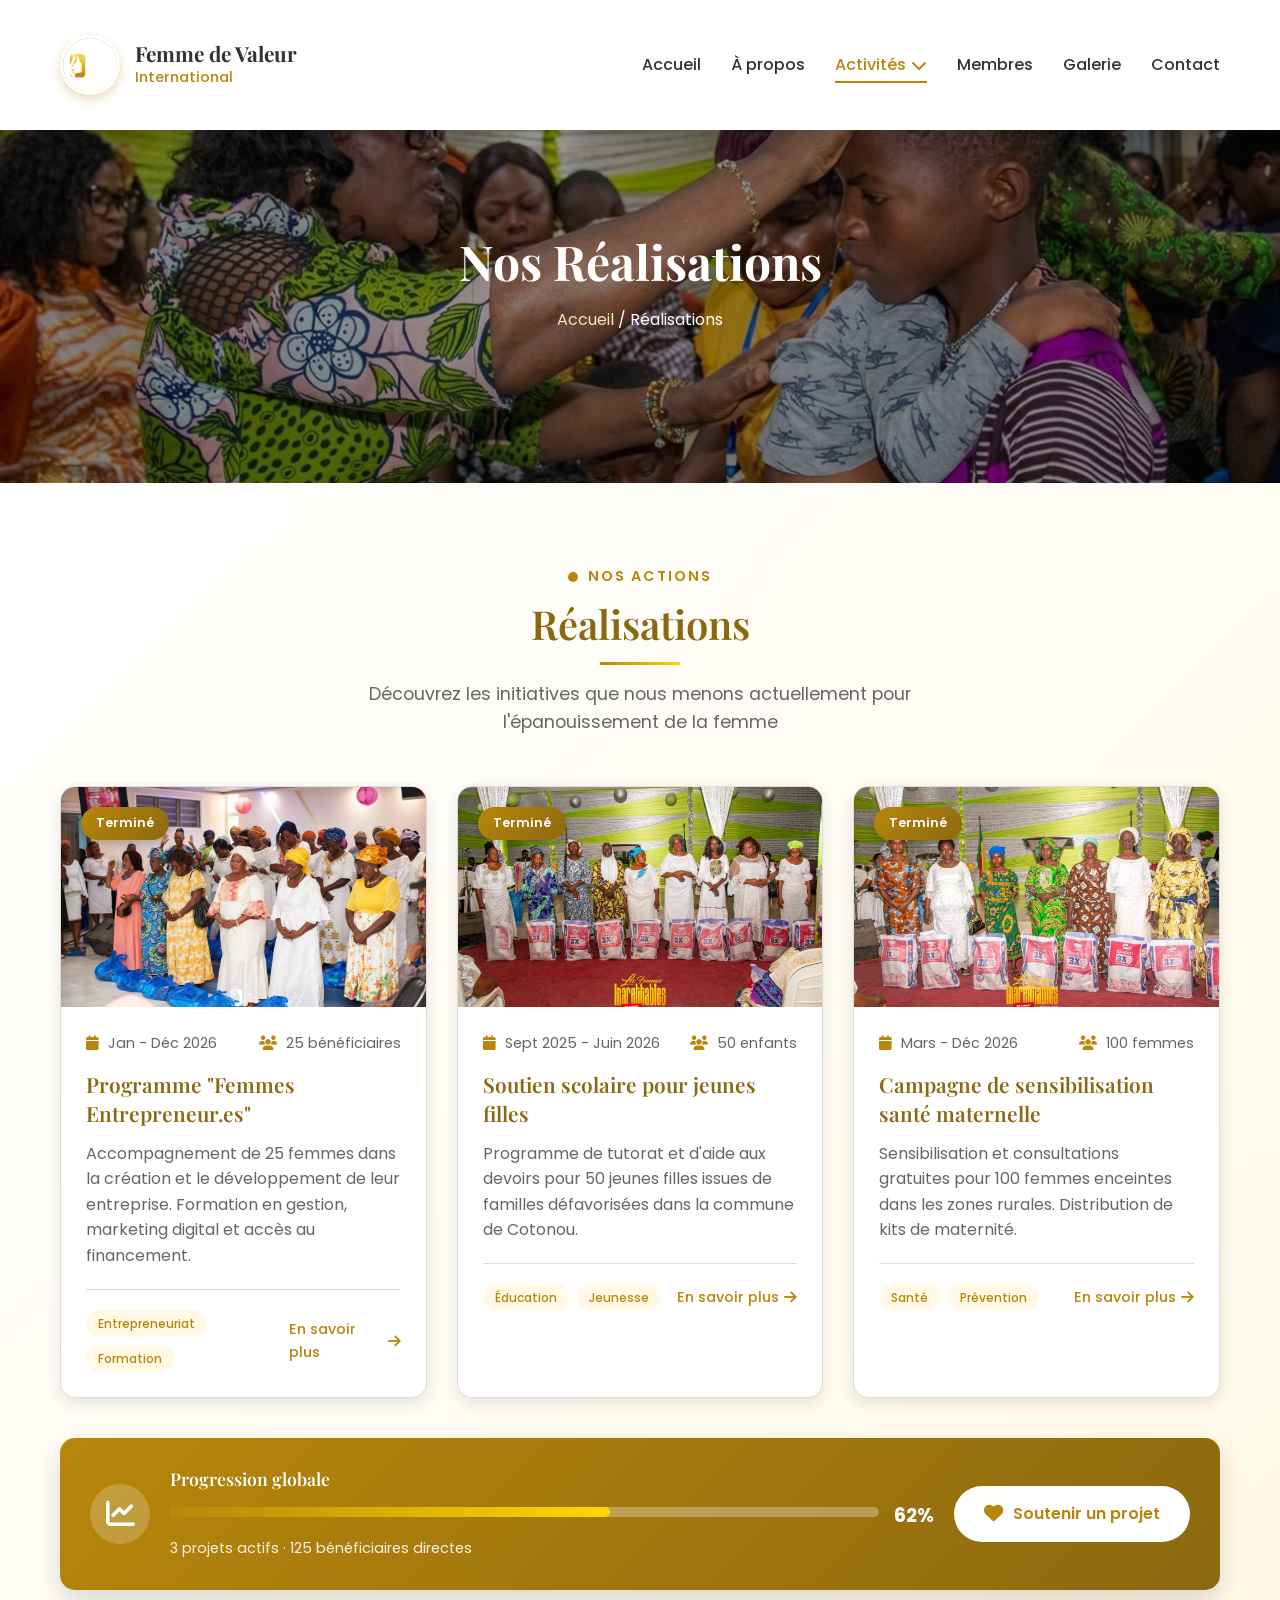
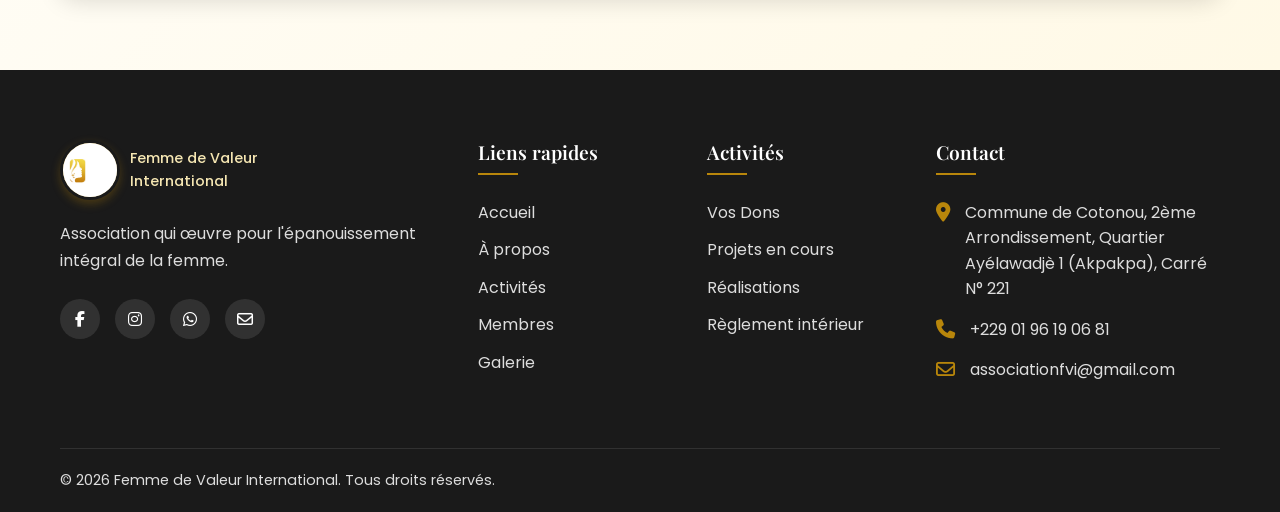
<file: realisations.html>
<!DOCTYPE html>
<html lang="fr">
<head>
    <meta charset="UTF-8">
    <meta name="viewport" content="width=device-width, initial-scale=1.0">
    <title>Femme de Valeur International - Nos Réalisations</title>
    <link rel="stylesheet" href="style1.css">
    <link rel="stylesheet" href="https://cdnjs.cloudflare.com/ajax/libs/font-awesome/6.4.0/css/all.min.css">
    <link rel="preconnect" href="https://fonts.googleapis.com">
    <link rel="preconnect" href="https://fonts.gstatic.com" crossorigin>
    <link href="https://fonts.googleapis.com/css2?family=Playfair+Display:wght@400;600;700&family=Poppins:wght@300;400;500;600;700&display=swap" rel="stylesheet">
    <link rel="icon" type="image/x-icon" href="assets/images/logo-fvi.png">
</head>
<body>
    <!-- Header / Navigation -->
    <header class="header">
        <div class="container">
            <nav class="navbar">
                <a href="index.html" class="logo">
                    <div class="logo-image-wrapper">
                        <img src="assets/images/logo.jpeg" alt="Femme de Valeur International" class="logo-img">
                    </div>
                    <div class="logo-text">
                        <span class="logo-title">Femme de Valeur</span>
                        <span class="logo-subtitle">International</span>
                    </div>
                </a>
                
                <button aria-label="menu" class="menu-toggle" id="menuToggle">
                    <span class="hamburger"></span>
                </button>
                
                <ul class="nav-menu">
                    <li><a href="index.html" class="nav-link">Accueil</a></li>
                    <li><a href="apropos.html" class="nav-link">À propos</a></li>
                    <li class="dropdown">
                        <a href="#" class="nav-link dropdown-toggle active">Activités <i class="fas fa-chevron-down"></i></a>
                        <ul class="dropdown-menu">
                         <li><a href="activites.html" class="dropdown-link">Projets en cours</a></li>
                            <li><a href="realisations.html" class="dropdown-link active">Réalisations</a></li>
                        </ul>
                    </li>
                    <li><a href="membres.html" class="nav-link">Membres</a></li>
                    <li><a href="galerie.html" class="nav-link">Galerie</a></li>
                    <li><a href="contact.html" class="nav-link">Contact</a></li>
                </ul>
            </nav>
        </div>
    </header>

    <!-- Page Header -->
    <section class="page-header" 
    style="  background:    linear-gradient(rgba(0,0,0,0.4), rgba(0,0,0,0.4)),  
url('assets/images/realisation.png') no-repeat center center;
           background-size: cover;
           padding: 150px 0 150px;
           color: white;
           margin-top: 80px;">
        <div class="container">
            <h1 class="page-title">Nos Réalisations</h1>
            <div class="breadcrumb">
                <a href="index.html">Accueil</a> /  <span>Réalisations</span>
            </div>
        </div>
    </section>
    <section class="projects-current" id="projets-en-cours">
    <div class="container">
        <div class="section-header">
            <span class="section-tag">Nos actions</span>
            <h2 class="section-title">Réalisations</h2>
            <p class="section-subtitle">Découvrez les initiatives que nous menons actuellement pour l'épanouissement de la femme</p>
        </div>

        <div class="projects-grid">
            <!-- Projet 1 - Formation Entrepreneuriat -->
            <div class="project-card current">
                <div class="project-badge">Terminé</div>
                <div class="project-image">
                    <img src="assets/images/realisation16.jpeg" alt="Formation en entrepreneuriat" onerror="this.src='https://via.placeholder.com/400x300/B8860B/FFFFFF?text=Formation'">
                    <div class="project-overlay">
                        <div class="project-progress">
                            <div class="progress-bar">
                                <div class="progress-fill" style="width: 100%"></div>
                            </div>
                            <span class="progress-text">100% réalisé</span>
                        </div>
                    </div>
                </div>
                <div class="project-content">
                    <div class="project-meta">
                        <span><i class="fas fa-calendar"></i> Jan - Déc 2026</span>
                        <span><i class="fas fa-users"></i> 25 bénéficiaires</span>
                    </div>
                    <h3>Programme "Femmes Entrepreneur.es"</h3>
                    <p>Accompagnement de 25 femmes dans la création et le développement de leur entreprise. Formation en gestion, marketing digital et accès au financement.</p>
                    <div class="project-footer">
                        <div class="project-tags">
                            <span>Entrepreneuriat</span>
                            <span>Formation</span>
                        </div>
                        <a href="#" class="btn-project">En savoir plus <i class="fas fa-arrow-right"></i></a>
                    </div>
                </div>
            </div>

            <!-- Projet 2 - Soutien Scolaire -->
            <div class="project-card current">
                <div class="project-badge">Terminé</div>
                <div class="project-image">
                    <img src="assets/images/realisation2.jpeg" alt="Soutien scolaire" >
                    <div class="project-overlay">
                        <div class="project-progress">
                            <div class="progress-bar">
                                <div class="progress-fill" style="width: 100%"></div>
                            </div>
                            <span class="progress-text">100% réalisé</span>
                        </div>
                    </div>
                </div>
                <div class="project-content">
                    <div class="project-meta">
                        <span><i class="fas fa-calendar"></i> Sept 2025 - Juin 2026</span>
                        <span><i class="fas fa-users"></i> 50 enfants</span>
                    </div>
                    <h3>Soutien scolaire pour jeunes filles</h3>
                    <p>Programme de tutorat et d'aide aux devoirs pour 50 jeunes filles issues de familles défavorisées dans la commune de Cotonou.</p>
                    <div class="project-footer">
                        <div class="project-tags">
                            <span>Éducation</span>
                            <span>Jeunesse</span>
                        </div>
                        <a href="#" class="btn-project">En savoir plus <i class="fas fa-arrow-right"></i></a>
                    </div>
                </div>
            </div>

            <!-- Projet 3 - Santé Maternelle -->
            <div class="project-card current">
                <div class="project-badge">Terminé</div>
                <div class="project-image">
                    <img src="assets/images/realisation5.jpeg" alt="Santé maternelle" >
                    <div class="project-overlay">
                        <div class="project-progress">
                            <div class="progress-bar">
                                <div class="progress-fill" style="width: 100%"></div>
                            </div>
                            <span class="progress-text">100% réalisé</span>
                        </div>
                    </div>
                </div>
                <div class="project-content">
                    <div class="project-meta">
                        <span><i class="fas fa-calendar"></i> Mars - Déc 2026</span>
                        <span><i class="fas fa-users"></i> 100 femmes</span>
                    </div>
                    <h3>Campagne de sensibilisation santé maternelle</h3>
                    <p>Sensibilisation et consultations gratuites pour 100 femmes enceintes dans les zones rurales. Distribution de kits de maternité.</p>
                    <div class="project-footer">
                        <div class="project-tags">
                            <span>Santé</span>
                            <span>Prévention</span>
                        </div>
                        <a href="#" class="btn-project">En savoir plus <i class="fas fa-arrow-right"></i></a>
                    </div>
                </div>
            </div>
        </div>

        <!-- Barre de progression globale -->
        <div class="projects-stats">
            <div class="stat-card">
                <div class="stat-icon"><i class="fas fa-chart-line"></i></div>
                <div class="stat-detail">
                    <h4>Progression globale</h4>
                    <div class="global-progress">
                        <div class="progress-bar large">
                            <div class="progress-fill" style="width: 62%"></div>
                        </div>
                        <span class="global-percent">62%</span>
                    </div>
                    <p>3 projets actifs · 125 bénéficiaires directes</p>
                </div>
            </div>
            <a href="formulaire.html" class="btn-support">
                <i class="fas fa-heart"></i>
                Soutenir un projet
            </a>
        </div>
    </div>
</section>
    <!-- Footer -->
        <footer class="footer">
        <div class="container">
            <div class="footer-grid">
                <div class="footer-col">
                    <div class="footer-logo">
                          <div class="logo-image-wrapper">
                            <img src="assets/images/logo.jpeg" alt="Femme de Valeur International" class="logo-img">
                        </div>
                        <div class="logo-text">
                            <span class="logo-subtitle">Femme de Valeur <br>International</span>
                        </div>
                    </div>
                    <p class="footer-description">Association qui œuvre pour l'épanouissement intégral de la femme.</p>
                    <div class="social-links">
                        <a href="#" class="social-link"><i class="fab fa-facebook-f"></i></a>
                        <a href="#" class="social-link"><i class="fab fa-instagram"></i></a>
                        <a href="#" class="social-link"><i class="fab fa-whatsapp"></i></a>
                        <a href="#" class="social-link"><i class="far fa-envelope"></i></a>
                    </div>
                </div>
                
                <div class="footer-col">
                    <h3 class="footer-title">Liens rapides</h3>
                    <ul class="footer-links">
                        <li><a href="index.html">Accueil</a></li>
                        <li><a href="apropos.html">À propos</a></li>
                        <li><a href="#">Activités</a></li>
                        <li><a href="membres.html">Membres</a></li>
                        <li><a href="galerie.html">Galerie</a></li>
                    </ul>
                </div>
                
                <div class="footer-col">
                    <h3 class="footer-title">Activités</h3>
                    <ul class="footer-links">
                        <li><a href="formulaire.html" class="section-link" data-section="evenements">Vos Dons</a></li>
                        <li><a href="activites.html" class="section-link" data-section="projets-en-cours">Projets en cours</a></li>
                        <li><a href="realisations.html" class="section-link" data-section="realisations">Réalisations</a></li>
                        <li><a href="">Règlement intérieur</a></li>
                    </ul>
                </div>
                
                <div class="footer-col">
                    <h3 class="footer-title">Contact</h3>
                    <ul class="footer-contact">
                        <li>
                            <i class="fas fa-map-marker-alt"></i>
                            <span>Commune de Cotonou, 2ème Arrondissement, Quartier Ayélawadjè 1 (Akpakpa), Carré N° 221</span>
                        </li>
                        <li>
                            <i class="fas fa-phone"></i>
                            <span>+229 01 96 19 06 81</span>
                        </li>
                        <li>
                            <i class="far fa-envelope"></i>
                            <span>associationfvi@gmail.com</span>
                        </li>
                    </ul>
                </div>
            </div>
            
            <div class="footer-bottom">
                <p class="copyright">© 2026 Femme de Valeur International. Tous droits réservés.</p>
               
            </div>
        </div>
    </footer>


    <script src="script.js"></script>
</body>
</html>
</file>
<file: style1.css>
/* ====================================
   STYLE.CSS - FEMME DE VALEUR INTERNATIONAL
   ==================================== */

/* ------------------------------------
   VARIABLES ET RESET
   ------------------------------------ */
:root {
    --primary-color: #B8860B;        /* Or foncé - principal */
    --primary-light: #DAA520;         /* Or clair (Goldenrod) */
    --primary-dark: #8B6910;          /* Or très foncé */
    --secondary-color: #F5E6B2;       /* Beige doré très clair */
    --accent-color: #FFD700;          /* Or vif - touche de prestige */
    --text-dark: #333333;              /* Texte foncé */
    --text-light: #666666;             /* Texte clair */
    --white: #FFFFFF;                   /* Blanc */
    --off-white: #FFF9E6;               /* Blanc cassé teinté or */
    --gray-light: #F0F0F0;              /* Gris très clair */
    --gray: #DDDDDD;                     /* Gris */
    --shadow: 0 5px 15px rgba(0,0,0,0.1);
    --shadow-hover: 0 10px 25px rgba(0,0,0,0.15);
    --transition: all 0.3s ease;
    --border-radius: 8px;
    --border-radius-lg: 15px;
}

* {
    margin: 0;
    padding: 0;
    box-sizing: border-box;
}

body {
    font-family: 'Poppins', sans-serif;
    color: var(--text-dark);
    line-height: 1.6;
    background-color: var(--white);
    overflow-x: hidden;
}

h1, h2, h3, h4, h5, h6 {
    font-family: 'Playfair Display', serif;
    font-weight: 600;
    line-height: 1.3;
}

a {
    text-decoration: none;
    color: inherit;
    transition: var(--transition);
}

ul {
    list-style: none;
}

img {
    max-width: 100%;
    height: auto;
    display: block;
}

.container {
    width: 100%;
    max-width: 1200px;
    margin: 0 auto;
    padding: 0 20px;
}

.section-header {
    text-align: center;
    margin-bottom: 50px;
}

.section-title {
    font-size: 2.5rem;
    color: var(--primary-dark);
    position: relative;
    padding-bottom: 15px;
    margin-bottom: 15px;
}

.section-title::after {
    content: '';
    position: absolute;
    bottom: 0;
    left: 50%;
    transform: translateX(-50%);
    width: 80px;
    height: 3px;
    background: linear-gradient(90deg, var(--primary-color), var(--accent-color));
}

.section-title-left {
    font-size: 2.3rem;
    color: var(--primary-dark);
    position: relative;
    padding-bottom: 15px;
    margin-bottom: 25px;
}

.section-title-left::after {
    content: '';
    position: absolute;
    bottom: 0;
    left: 0;
    width: 60px;
    height: 3px;
    background: linear-gradient(90deg, var(--primary-color), var(--accent-color));
}

.section-subtitle {
    color: var(--text-light);
    font-size: 1.1rem;
    max-width: 700px;
    margin: 0 auto;
}

/*-------------------------------------
HEADER
-----------------------------------*/

/* ====== HEADER ====== */
.header {
    position: fixed;
    top: 0;
    left: 0;
    width: 100%;
    z-index: 1000;
    background-color: rgba(255, 255, 255, 0.95);
    backdrop-filter: blur(10px);
    box-shadow: 0 2px 10px rgba(0, 0, 0, 0.05);
    transition: var(--transition);
}

.header.scrolled {
    background-color:#fff;
    box-shadow: 0 5px 15px rgba(0, 0, 0, 0.1);
}

.navbar {
    display: flex;
    justify-content: space-between;
    align-items: center;
    padding: 20px 0;
}

.logo {
    display: flex;
    align-items: center;
    gap: 10px;
}

.logo-icon {
    display: flex;
    align-items: center;
    justify-content: center;
    width: 50px;
    height: 50px;
    background-color: var(--primary-color);
    color: white;
    font-weight: 700;
    font-size: 1.2rem;
    border-radius: 50%;
    font-family: 'Playfair Display', serif;
}

.logo-text {
    display: flex;
    flex-direction: column;
}

.logo-title {
    font-family: 'Playfair Display', serif;
    font-weight: 700;
    font-size: 1.2rem;
    color: var(--dark-color);
}

.logo-subtitle {
    font-size: 0.8rem;
    color: var(--secondary-color);
    font-weight: 500;
}

.nav-menu {
    display: flex;
    align-items: center;
    gap: 30px;
}

.nav-link {
    position: relative;
    font-weight: 500;
    color: var(--text-color);
    padding: 5px 0;
}

.nav-link.active, .nav-link:hover {
    color: var(--primary-color);
}

.nav-link.active::after {
    content: '';
    position: absolute;
    bottom: 0;
    left: 0;
    width: 100%;
    height: 2px;
    background-color: var(--primary-color);
}

.dropdown {
    position: relative;
}

.dropdown-toggle {
    display: flex;
    align-items: center;
    gap: 5px;
}

.dropdown-menu {
    position: absolute;
    top: 100%;
    left: 0;
    min-width: 200px;
    background-color: white;
    box-shadow: var(--shadow);
    border-radius: var(--border-radius);
    opacity: 0;
    visibility: hidden;
    transform: translateY(10px);
    transition: var(--transition);
    z-index: 100;
    padding: 10px 0;
}

.dropdown:hover .dropdown-menu {
    opacity: 1;
    visibility: visible;
    transform: translateY(0);
}

.dropdown-link {
    display: block;
    padding: 10px 20px;
    color: var(--text-color);
}

.dropdown-link:hover {
    background-color: rgba(184, 134, 11, 0.05);
    color: var(--primary-color);
}

.menu-toggle {
    display: none;
    background: none;
    border: none;
    cursor: pointer;
    width: 30px;
    height: 24px;
    position: relative;
}
.hamburger,
.hamburger::before,
.hamburger::after {
    position: absolute;
    width: 100%;
    height: 3px;
    background-color: var(--dark-color);
    border-radius: 3px;
    transition: var(--transition);
    left: 0;
}

.hamburger {
    top: 50%;
    transform: translateY(-50%);
}

.hamburger::before {
    content: '';
    top: -8px;
}

.hamburger::after {
    content: '';
    top: 8px;
}
.menu-toggle.active .hamburger {
    background-color: transparent;
}

.menu-toggle.active .hamburger::before {
    top: 0;
    transform: rotate(45deg);
}

.menu-toggle.active .hamburger::after {
    bottom: 0;
    transform: rotate(-45deg);
}

/* ------------------------------------
   BOUTONS
   ------------------------------------ */
.btn {
    display: inline-block;
    padding: 12px 30px;
    border-radius: 50px;
    font-weight: 500;
    text-align: center;
    cursor: pointer;
    transition: var(--transition);
    border: none;
    font-size: 1rem;
    border: 2px solid transparent;
}

.btn-primary {
    background-color: var(--primary-color);
    color: var(--white);
}

.btn-primary:hover {
    background-color: var(--primary-dark);
    transform: translateY(-3px);
    box-shadow: var(--shadow-hover);
}

.btn-secondary {
    background-color: transparent;
    color: var(--white);
    border-color: var(--white);
}

.btn-secondary:hover {
    background-color: var(--white);
    color: var(--primary-color);
    transform: translateY(-3px);
}

.btn-outline {
    background-color: transparent;
    color: var(--primary-color);
    border-color: var(--primary-color);
}

.btn-outline:hover {
    background-color: var(--primary-color);
    color: var(--white);
}

.btn-light {
    background-color: var(--white);
    color: var(--primary-color);
}

.btn-light:hover {
    background-color: var(--primary-light);
    color: var(--white);
    border-color: var(--white);
}

.btn-outline-light {
    background-color: transparent;
    color: var(--white);
    border-color: var(--white);
}

.btn-outline-light:hover {
    background-color: var(--white);
    color: var(--primary-color);
}

.btn-download {
    display: inline-block;
    background-color: var(--primary-color);
    color: var(--white);
    padding: 2.5%;
    border-radius: 50px;
    font-size: 0.95rem;
    transition: var(--transition);
}

.btn-download:hover {
    background-color: var(--primary-dark);
    transform: translateY(-3px);
    box-shadow: var(--shadow);
}

.text-center {
    text-align: center;
    margin-top: 40px;
}

/* ------------------------------------
   HEADER & NAVIGATION
   ------------------------------------ */
.header {
    background-color: var(--white);
    box-shadow: var(--shadow);
    position: fixed;
    top: 0;
    left: 0;
    width: 100%;
    z-index: 1000;
    padding: 15px 0;
}

.navbar {
    display: flex;
    justify-content: space-between;
    align-items: center;
}

.logo {
    display: flex;
    align-items: center;
    gap: 10px;
}

.logo-icon {
    background: linear-gradient(135deg, var(--primary-color), var(--primary-dark));
    color: var(--white);
    width: 50px;
    height: 50px;
    display: flex;
    align-items: center;
    justify-content: center;
    border-radius: 50%;
    font-weight: 700;
    font-size: 1.2rem;
}

.logo-text {
    display: flex;
    flex-direction: column;
}

.logo-title {
    font-family: 'Playfair Display', serif;
    font-weight: 700;
    color: var(--primary-dark);
    font-size: 1.2rem;
    line-height: 1.2;
}

.logo-subtitle {
    font-size: 0.8rem;
    color: var(--text-light);
}

.nav-menu {
    display: flex;
    align-items: center;
    gap: 30px;
}

.nav-link {
    font-weight: 500;
    color: var(--text-dark);
    position: relative;
    padding: 5px 0;
}

.nav-link::after {
    content: '';
    position: absolute;
    bottom: 0;
    left: 0;
    width: 0;
    height: 2px;
    background-color: var(--primary-color);
    transition: var(--transition);
}

.nav-link:hover::after,
.nav-link.active::after {
    width: 100%;
}

.nav-link.active {
    color: var(--primary-color);
}

/* Dropdown */
.dropdown {
    position: relative;
}

.dropdown-menu {
    position: absolute;
    top: 100%;
    left: 0;
    background-color: var(--white);
    box-shadow: var(--shadow);
    border-radius: var(--border-radius);
    padding: 10px 0;
    min-width: 200px;
    opacity: 0;
    visibility: hidden;
    transform: translateY(10px);
    transition: var(--transition);
    z-index: 100;
}

.dropdown:hover .dropdown-menu {
    opacity: 1;
    visibility: visible;
    transform: translateY(0);
}

.dropdown-link {
    display: block;
    padding: 8px 20px;
    color: var(--text-dark);
}

.dropdown-link:hover {
    background-color: var(--off-white);
    color: var(--primary-color);
}

/* Menu toggle (mobile) */
.menu-toggle {
    display: none;
    background: none;
    border: none;
    cursor: pointer;
}

.hamburger {
    display: block;
    width: 25px;
    height: 3px;
    background-color: var(--primary-dark);
    position: relative;
}

.hamburger::before,
.hamburger::after {
    content: '';
    position: absolute;
    width: 100%;
    height: 3px;
    background-color: var(--primary-dark);
    transition: var(--transition);
}

.hamburger::before {
    top: -8px;
}

.hamburger::after {
    bottom: -8px;
}

/* ------------------------------------
   PAGE HEADER
   ------------------------------------ */
.page-header {
    background: linear-gradient(rgba(0,0,0,0.6), rgba(0,0,0,0.6)), url('assets/images/apropos.png');
    background-size: cover;
    background-position: center;
    padding: 150px 0 80px;
    text-align: center;
    color: var(--white);
    margin-top: 80px;
}

.page-title {
    font-size: 3rem;
    margin-bottom: 15px;
    font-weight: 700;
}

.breadcrumb {
    font-size: 1rem;
}

.breadcrumb a {
    color: var(--secondary-color);
}

.breadcrumb a:hover {
    color: var(--accent-color);
    text-decoration: underline;
}

/* ------------------------------------
   MISSION & VISION
   ------------------------------------ */
.mission-vision {
    padding: 80px 0;
    background-color: var(--white);
}

.mission-vision-grid {
    display: grid;
    grid-template-columns: 1fr 2fr;
    gap: 40px;
}

.mission-card {
    background: linear-gradient(135deg, var(--primary-color), var(--primary-dark));
    color: var(--white);
    padding: 40px 30px;
    border-radius: var(--border-radius-lg);
    text-align: center;
    box-shadow: var(--shadow);
    display: flex;
    flex-direction: column;
    justify-content: center;
}

.mission-icon {
    font-size: 4rem;
    margin-bottom: 20px;
}

.mission-card h2 {
    font-size: 2rem;
    margin-bottom: 20px;
    color: var(--white);
}

.mission-card p {
    font-size: 1.2rem;
    line-height: 1.6;
    opacity: 0.95;
}

.vision-card {
    background-color: var(--off-white);
    padding: 40px;
    border-radius: var(--border-radius-lg);
    box-shadow: var(--shadow);
}

.vision-icon {
    font-size: 3.5rem;
    color: var(--primary-color);
    margin-bottom: 20px;
}

.vision-card h2 {
    font-size: 2rem;
    color: var(--primary-dark);
    margin-bottom: 25px;
}

.vision-list {
    list-style: none;
}

.vision-list li {
    display: flex;
    align-items: flex-start;
    gap: 15px;
    margin-bottom: 20px;
    font-size: 1.1rem;
    color: var(--text-dark);
}

.vision-list li i {
    color: var(--primary-color);
    font-size: 1.3rem;
    flex-shrink: 0;
    margin-top: 3px;
}

/* ------------------------------------
   ABOUT STORY
   ------------------------------------ */
.about-story {
    padding: 80px 0;
    background-color: var(--white);
}

.story-grid {
    display: grid;
    grid-template-columns: 1fr 1fr;
    gap: 60px;
    align-items: center;
}

.story-text {
    margin-bottom: 25px;
    color: var(--text-light);
    font-size: 1.1rem;
}

.story-stats {
    display: flex;
    gap: 40px;
    margin-top: 40px;
}

.stat-item {
    display: flex;
    flex-direction: column;
}

.stat-number {
    font-size: 2.5rem;
    font-weight: 700;
    color: var(--primary-color);
    font-family: 'Playfair Display', serif;
}

.stat-label {
    color: var(--text-light);
    font-size: 0.95rem;
}

.story-image {
    position: relative;
}

.story-image img {
    border-radius: var(--border-radius-lg);
    box-shadow: var(--shadow-hover);
}

.story-quote {
    position: absolute;
    bottom: -30px;
    right: -30px;
    background: linear-gradient(135deg, var(--primary-color), var(--primary-dark));
    color: var(--white);
    padding: 30px;
    border-radius: var(--border-radius-lg);
    max-width: 250px;
    box-shadow: var(--shadow-hover);
}

.story-quote i {
    font-size: 2rem;
    margin-bottom: 10px;
    opacity: 0.5;
}

.story-quote p {
    font-style: italic;
    font-weight: 500;
}

/* ------------------------------------
   OUR VALUES
   ------------------------------------ */
/* ------------------------------------ */
/* Our Values Section */
/* ------------------------------------ */
.our-values {
    padding: 80px 0;
    background-color: var(--off-white);
}

.values-grid {
    display: grid;
    grid-template-columns: repeat(3, 1fr);
    gap: 30px;
}

/* Tablette */
@media (max-width: 992px) {
    .values-grid {
        grid-template-columns: repeat(2, 1fr);
    }
}

/* Mobile */
@media (max-width: 576px) {
    .values-grid {
        grid-template-columns: 1fr;
    }
}

.value-card {
    background-color: var(--white);
    padding: 40px 30px;
    border-radius: var(--border-radius-lg);
    text-align: center;
    box-shadow: var(--shadow);
    transition: var(--transition);
    border-bottom: 4px solid transparent;
    position: relative;
    overflow: hidden;
}

.value-card::before {
    content: '';
    position: absolute;
    top: 0;
    left: 0;
    right: 0;
    height: 4px;
    background: linear-gradient(90deg, var(--primary-color), var(--primary-light));
    transform: scaleX(0);
    transition: transform 0.3s ease;
    z-index: 1;
}

.value-card:hover {
    transform: translateY(-10px);
    box-shadow: var(--shadow-hover);
    border-bottom-color: var(--primary-color);
}

.value-card:hover::before {
    transform: scaleX(1);
}

.value-icon {
    width: 80px;
    height: 80px;
    background: linear-gradient(135deg, var(--primary-color), var(--primary-light));
    color: var(--white);
    border-radius: 50%;
    display: flex;
    align-items: center;
    justify-content: center;
    font-size: 2rem;
    margin: 0 auto 25px;
    transition: transform 0.6s cubic-bezier(0.4, 0, 0.2, 1);
    position: relative;
    z-index: 2;
}

.value-card:hover .value-icon {
    transform: rotateY(180deg) scale(1.1);
    background: linear-gradient(135deg, var(--primary-dark), var(--primary-color));
}

.value-card h3 {
    font-size: 1.5rem;
    margin-bottom: 15px;
    color: var(--primary-dark);
    position: relative;
    z-index: 2;
}

.value-card p {
    color: var(--text-light);
    line-height: 1.6;
    position: relative;
    z-index: 2;
}
/* ------------------------------------
   MEMBERS CATEGORIES
   ------------------------------------ */
.members-categories {
    padding: 80px 0;
    background-color: var(--white);
}

.categories-grid {
    display: grid;
    grid-template-columns: repeat(3, 1fr);
    gap: 30px;
}

.category-card {
    background-color: var(--off-white);
    border-radius: var(--border-radius-lg);
    padding: 30px;
    box-shadow: var(--shadow);
    transition: var(--transition);
    border-left: 4px solid transparent;
}

.category-card:hover {
    transform: translateX(5px);
    border-left-color: var(--primary-color);
    box-shadow: var(--shadow-hover);
}

.category-header {
    display: flex;
    align-items: center;
    gap: 15px;
    margin-bottom: 20px;
}

.category-header i {
    font-size: 2rem;
    color: var(--primary-color);
}

.category-header h3 {
    font-size: 1.3rem;
    color: var(--primary-dark);
}

.category-card p {
    color: var(--text-light);
    line-height: 1.6;
}

/* ------------------------------------
   OUR ACTIONS
   ------------------------------------ */
.our-actions {
    padding: 80px 0;
    background-color: #ffffff;
}

.actions-grid {
    display: grid;
    grid-template-columns: repeat(4, 1fr);
    gap: 25px;
}

.action-item {
    background-color: var(--white);
    padding: 25px 20px;
    border-radius: var(--border-radius);
    text-align: center;
    box-shadow: var(--shadow);
    transition: var(--transition);
}

.action-item:hover {
    transform: translateY(-5px);
    box-shadow: var(--shadow-hover);
    background: linear-gradient(135deg, var(--primary-color), var(--primary-dark));
    color: var(--white);
}

.action-item i {
    font-size: 2.5rem;
    color: var(--primary-color);
    margin-bottom: 15px;
    transition: var(--transition);
}

.action-item:hover i {
    color: var(--white);
}

.action-item span {
    font-size: 0.95rem;
    line-height: 1.4;
}

/* ------------------------------------
   EXECUTIVE BOARD
   ------------------------------------ */
.executive-board {
    padding: 80px 0;
    background-color: var(--white);
}

.board-grid {
    display: grid;
    grid-template-columns: repeat(4, 1fr);
    gap: 30px;
    margin-bottom: 30px;
}

.board-member {
    text-align: center;
}

.member-photo {
    width: 200px;
    height: 200px;
    margin: 0 auto 20px;
    border-radius: 50%;
    overflow: hidden;
    border: 5px solid var(--secondary-color);
    box-shadow: var(--shadow);
    transition: var(--transition);
}

.board-member:hover .member-photo {
    transform: scale(1.05);
    border-color: var(--primary-color);
}

.member-photo img {
    width: 100%;
    height: 100%;
    object-fit: cover;
}

.member-name {
    font-size: 1.2rem;
    color: var(--primary-dark);
    margin-bottom: 5px;
}

.member-position {
    color: var(--primary-color);
    font-weight: 500;
    font-size: 0.95rem;
}

.board-note {
    text-align: center;
    color: var(--text-light);
    margin-top: 30px;
    padding: 20px;
    background-color: var(--off-white);
    border-radius: var(--border-radius);
}

.board-note i {
    color: var(--primary-color);
    margin-right: 8px;
}

/* ------------------------------------
   LEGAL DOCUMENTS
   ------------------------------------ */
.legal-documents {
    padding: 60px 0;
    background-color: var(--off-white);
}

.documents-grid {
    display: grid;
    grid-template-columns: repeat(3, 1fr);
    gap: 30px;
}

.document-card {
    background-color: var(--white);
    border-radius: var(--border-radius-lg);
    padding: 40px 30px;
    text-align: center;
    box-shadow: var(--shadow);
    transition: var(--transition);
    border: 1px solid var(--gray);
}

.document-card:hover {
    transform: translateY(-5px);
    box-shadow: var(--shadow-hover);
    border-color: var(--primary-color);
}

.document-card i {
    font-size: 3.5rem;
    color: var(--primary-color);
    margin-bottom: 20px;
}

.document-card h3 {
    font-size: 1.3rem;
    color: var(--primary-dark);
    margin-bottom: 15px;
}

.document-card p {
    color: var(--text-light);
    margin-bottom: 25px;
    line-height: 1.6;
}

/* ------------------------------------
   CTA SECTION
   ------------------------------------ */
.cta-section {
    padding: 80px 0;
    background: linear-gradient(rgba(0,0,0,0.8), rgba(0,0,0,0.8)), url('assets/images/cta-bg.jpg');
    background-size: cover;
    background-position: center;
    background-attachment: fixed;
    color: var(--white);
    text-align: center;
}

.cta-content h2 {
    font-size: 2.5rem;
    margin-bottom: 20px;
    color: var(--white);
}

.cta-content p {
    font-size: 1.2rem;
    max-width: 700px;
    margin: 0 auto 30px;
    opacity: 0.9;
}

.cta-buttons {
    display: flex;
    gap: 20px;
    justify-content: center;
}

/* ------------------------------------
   FOOTER
   ------------------------------------ */
.footer {
    background-color: #1A1A1A;
    color: var(--white);
    padding: 70px 0 20px;
}

.footer-grid {
    display: grid;
    grid-template-columns: 2fr 1fr 1fr 1.5fr;
    gap: 40px;
    margin-bottom: 50px;
}

.footer-logo {
    display: flex;
    align-items: center;
    gap: 10px;
    margin-bottom: 20px;
}

.footer-logo .logo-icon {
    background: linear-gradient(135deg, var(--primary-light), var(--primary-color));
}

.footer-logo .logo-text .logo-title {
    color: var(--white);
}

.footer-logo .logo-text .logo-subtitle {
    color: var(--secondary-color);
}

.footer-description {
    color: var(--gray);
    margin-bottom: 25px;
    line-height: 1.7;
}

.social-links {
    display: flex;
    gap: 15px;
}

.social-link {
    width: 40px;
    height: 40px;
    background-color: rgba(255,255,255,0.1);
    border-radius: 50%;
    display: flex;
    align-items: center;
    justify-content: center;
    color: var(--white);
    transition: var(--transition);
}

.social-link:hover {
    background-color: var(--primary-color);
    transform: translateY(-3px);
}

.footer-title {
    color: var(--white);
    font-size: 1.2rem;
    margin-bottom: 25px;
    position: relative;
    padding-bottom: 10px;
}

.footer-title::after {
    content: '';
    position: absolute;
    bottom: 0;
    left: 0;
    width: 40px;
    height: 2px;
    background-color: var(--primary-color);
}

.footer-links {
    list-style: none;
}

.footer-links li {
    margin-bottom: 12px;
}

.footer-links a {
    color: var(--gray);
    transition: var(--transition);
}

.footer-links a:hover {
    color: var(--primary-color);
    padding-left: 5px;
}

.footer-contact {
    list-style: none;
}

.footer-contact li {
    display: flex;
    gap: 15px;
    margin-bottom: 15px;
    color: var(--gray);
}

.footer-contact i {
    color: var(--primary-color);
    font-size: 1.2rem;
    margin-top: 3px;
}

.footer-bottom {
    border-top: 1px solid rgba(255,255,255,0.1);
    padding-top: 20px;
    display: flex;
    justify-content: space-between;
    align-items: center;
    flex-wrap: wrap;
    gap: 15px;
}

.copyright {
    color: var(--gray);
    font-size: 0.9rem;
}

.footer-legal {
    display: flex;
    gap: 20px;
}

.footer-legal a {
    color: var(--gray);
    font-size: 0.9rem;
}

.footer-legal a:hover {
    color: var(--primary-color);
}

/* ------------------------------------
   MEDIA QUERIES (Responsive)
   ------------------------------------ */
@media (max-width: 1024px) {
    .values-grid,
    .categories-grid,
    .board-grid {
        grid-template-columns: repeat(2, 1fr);
    }
    
    .actions-grid {
        grid-template-columns: repeat(3, 1fr);
    }
    
    .documents-grid {
        grid-template-columns: repeat(2, 1fr);
    }
    
    .footer-grid {
        grid-template-columns: repeat(2, 1fr);
    }
}

@media (max-width: 992px) {
    .mission-vision-grid {
        grid-template-columns: 1fr;
    }
    
    .story-grid {
        grid-template-columns: 1fr;
        gap: 40px;
    }
    
    .story-quote {
        bottom: -20px;
        right: 20px;
    }
}

@media (max-width: 768px) {
    .menu-toggle {
        display: block;
    }
    
    .nav-menu {
        position: fixed;
        top: 80px;
        left: -100%;
        width: 100%;
        height: calc(100vh - 80px);
        background-color: var(--white);
        flex-direction: column;
        align-items: center;
        justify-content: flex-start;
        padding: 40px 20px;
        transition: var(--transition);
        overflow-y: auto;
        z-index: 999;
    }
    
    .nav-menu.active {
        left: 0;
    }
    
    .dropdown-menu {
        position: static;
        opacity: 1;
        visibility: visible;
        transform: none;
        box-shadow: none;
        padding-left: 20px;
        display: none;
    }
    
    .dropdown.active .dropdown-menu {
        display: block;
    }
    
    .values-grid,
    .categories-grid,
    .board-grid,
    .actions-grid,
    .documents-grid,
    .footer-grid {
        grid-template-columns: 1fr;
    }
    
    .section-title {
        font-size: 2rem;
    }
    
    .page-title {
        font-size: 2.2rem;
    }
    
    .cta-buttons {
        flex-direction: column;
        align-items: center;
        gap: 15px;
    }
    
    .btn {
        width: 100%;
        max-width: 300px;
    }
    
    .story-stats {
        flex-wrap: wrap;
        gap: 20px;
    }
    
    .stat-number {
        font-size: 2rem;
    }
}

@media (max-width: 480px) {
    .container {
        padding: 0 15px;
    }
    
    .section-title {
        font-size: 1.8rem;
    }
    
    .board-grid {
        grid-template-columns: 1fr;
    }
    
    .member-photo {
        width: 180px;
        height: 180px;
    }
    
    .story-quote {
        position: relative;
        bottom: 0;
        right: 0;
        margin-top: 20px;
        max-width: 100%;
    }
    
    .footer-bottom {
        flex-direction: column;
        text-align: center;
    }
    
    .footer-legal {
        justify-content: center;
    }
}

/* ------------------------------------
   CONTACT PAGE SPECIFIC STYLES
   ------------------------------------ */

/* Contact Info Cards */
.contact-info {
    padding: 80px 0 40px;
    background-color: var(--white);
}

.info-grid {
    display: grid;
    grid-template-columns: repeat(4, 1fr);
    gap: 30px;
    margin-top: 40px;
}

.info-card {
    background: linear-gradient(135deg, var(--off-white), var(--white));
    padding: 40px 25px;
    border-radius: var(--border-radius-lg);
    text-align: center;
    box-shadow: var(--shadow);
    transition: var(--transition);
    border: 1px solid var(--gray);
    position: relative;
    overflow: hidden;
}

.info-card::before {
    content: '';
    position: absolute;
    top: 0;
    left: 0;
    width: 100%;
    height: 4px;
    background: linear-gradient(90deg, var(--primary-color), var(--accent-color));
    transform: scaleX(0);
    transform-origin: left;
    transition: transform 0.3s ease;
}

.info-card:hover {
    transform: translateY(-10px);
    box-shadow: var(--shadow-hover);
}

.info-card:hover::before {
    transform: scaleX(1);
}

.info-icon {
    width: 80px;
    height: 80px;
    background: linear-gradient(135deg, var(--primary-color), var(--primary-dark));
    color: var(--white);
    border-radius: 50%;
    display: flex;
    align-items: center;
    justify-content: center;
    font-size: 2rem;
    margin: 0 auto 25px;
    transition: var(--transition);
}

.info-card:hover .info-icon {
    transform: rotateY(360deg);
    background: linear-gradient(135deg, var(--primary-dark), var(--primary-color));
}

.info-card h3 {
    font-size: 1.3rem;
    color: var(--primary-dark);
    margin-bottom: 15px;
}

.info-card p {
    color: var(--text-light);
    line-height: 1.6;
}

.info-note {
    font-size: 0.9rem;
    color: var(--primary-color);
    font-weight: 500;
}

/* Contact Form Section */
.contact-form-section {
    padding: 40px 0 80px;
    background-color: var(--off-white);
}

.contact-grid {
    display: grid;
    grid-template-columns: 1.5fr 1fr;
    gap: 40px;
    background-color: var(--white);
    border-radius: var(--border-radius-lg);
    overflow: hidden;
    box-shadow: var(--shadow-hover);
}

.form-container {
    padding: 50px;
}

.form-title {
    font-size: 2rem;
    color: var(--primary-dark);
    margin-bottom: 30px;
    position: relative;
    padding-bottom: 15px;
}

.form-title::after {
    content: '';
    position: absolute;
    bottom: 0;
    left: 0;
    width: 60px;
    height: 3px;
    background: linear-gradient(90deg, var(--primary-color), var(--accent-color));
}

.contact-form {
    display: flex;
    flex-direction: column;
    gap: 20px;
}

.form-row {
    display: grid;
    grid-template-columns: 1fr 1fr;
    gap: 20px;
}

.form-group {
    display: flex;
    flex-direction: column;
    gap: 8px;
}

.form-group.full-width {
    grid-column: 1 / -1;
}

.form-group label {
    font-weight: 500;
    color: var(--primary-dark);
    font-size: 0.95rem;
}

.required {
    color: #e74c3c;
    margin-left: 3px;
}

.form-group input,
.form-group select,
.form-group textarea {
    padding: 12px 15px;
    border: 2px solid var(--gray);
    border-radius: var(--border-radius);
    font-family: 'Poppins', sans-serif;
    transition: var(--transition);
    background-color: var(--white);
}

.form-group input:focus,
.form-group select:focus,
.form-group textarea:focus {
    outline: none;
    border-color: var(--primary-color);
    box-shadow: 0 0 0 4px rgba(184, 134, 11, 0.1); /* Or foncé */
}

.form-group select {
    cursor: pointer;
}

.form-group textarea {
    resize: vertical;
    min-height: 120px;
}

.consent {
    margin: 10px 0;
}

.checkbox-label {
    display: flex;
    align-items: center;
    gap: 10px;
    cursor: pointer;
    font-size: 0.95rem;
    color: var(--text-light);
}

.checkbox-label input[type="checkbox"] {
    width: 18px;
    height: 18px;
    cursor: pointer;
}

.submit-btn {
    padding: 15px 30px;
    font-size: 1.1rem;
    display: inline-flex;
    align-items: center;
    justify-content: center;
    gap: 10px;
    width: fit-content;
    min-width: 250px;
}

.submit-btn i {
    font-size: 1.2rem;
}

.form-status {
    margin-top: 15px;
    padding: 10px;
    border-radius: var(--border-radius);
    display: none;
}

.form-status.success {
    display: block;
    background-color: #d4edda;
    color: #155724;
    border: 1px solid #c3e6cb;
}

.form-status.error {
    display: block;
    background-color: #f8d7da;
    color: #721c24;
    border: 1px solid #f5c6cb;
}

/* Map Container */
.map-container {
    background: linear-gradient(135deg, var(--primary-color), var(--primary-dark));
    padding: 30px;
    display: flex;
    flex-direction: column;
}

.map-wrapper {
    flex: 1;
    min-height: 400px;
    border-radius: var(--border-radius);
    overflow: hidden;
    box-shadow: var(--shadow);
}

.map-note {
    margin-top: 20px;
    color: var(--white);
    display: flex;
    align-items: center;
    gap: 10px;
    justify-content: center;
    font-size: 0.95rem;
}

.map-note i {
    color: var(--accent-color);
}

/* Social Contact Section */
.social-contact {
    padding: 80px 0;
    background: linear-gradient(135deg, var(--white), var(--off-white));
}

.social-header {
    text-align: center;
    margin-bottom: 50px;
}

.social-header h2 {
    font-size: 2.2rem;
    color: var(--primary-dark);
    margin-bottom: 10px;
}

.social-header p {
    color: var(--text-light);
    font-size: 1.1rem;
}

.social-grid {
    display: grid;
    grid-template-columns: repeat(3, 1fr);
    gap: 25px;
    max-width: 900px;
    margin: 0 auto;
}

.social-item {
    background-color: var(--white);
    padding: 30px 20px;
    border-radius: var(--border-radius-lg);
    text-align: center;
    box-shadow: var(--shadow);
    transition: var(--transition);
    display: flex;
    flex-direction: column;
    align-items: center;
    gap: 10px;
    border: 2px solid transparent;
}

.social-item:hover {
    transform: translateY(-10px);
    box-shadow: var(--shadow-hover);
    border-color: currentColor;
}

.social-item i {
    font-size: 3rem;
    transition: var(--transition);
}

.social-item span {
    font-weight: 500;
    color: var(--text-dark);
}

.social-handle {
    font-size: 0.9rem;
    color: var(--text-light) !important;
    font-weight: 400 !important;
}

.social-item.facebook i { color: #1877f2; }
.social-item.instagram i { color: #e4405f; }
.social-item.whatsapp i { color: #25d366; }
.social-item.telegram i { color: #0088cc; }

.social-item:hover i {
    transform: scale(1.2);
}

/* FAQ Preview Section */
.faq-preview {
    padding: 80px 0;
    background-color: var(--white);
}

.faq-grid {
    max-width: 800px;
    margin: 0 auto 40px;
}

.faq-item {
    background-color: var(--off-white);
    border-radius: var(--border-radius);
    margin-bottom: 15px;
    overflow: hidden;
    border: 1px solid var(--gray);
}

.faq-question {
    padding: 20px 25px;
    display: flex;
    justify-content: space-between;
    align-items: center;
    cursor: pointer;
    transition: var(--transition);
}

.faq-question:hover {
    background-color: var(--primary-light);
    color: var(--white);
}

.faq-question h3 {
    font-size: 1.1rem;
    font-weight: 600;
    color: var(--primary-dark);
    font-family: 'Poppins', sans-serif;
}

.faq-question:hover h3 {
    color: var(--white);
}

.faq-toggle {
    width: 30px;
    height: 30px;
    background-color: var(--primary-color);
    color: var(--white);
    border-radius: 50%;
    display: flex;
    align-items: center;
    justify-content: center;
    transition: var(--transition);
}

.faq-question:hover .faq-toggle {
    background-color: var(--white);
    color: var(--primary-color);
}

.faq-answer {
    padding: 0 45px;
    max-height: 0;
    overflow: hidden;
    transition: max-height 0.3s ease;
    background-color: var(--white);
}

.faq-item.active .faq-answer {
    padding: 0 25px 20px;
    max-height: 500px;
}

.faq-item.active .faq-toggle i {
    transform: rotate(45deg);
}

.faq-answer p {
    color: var(--text-light);
    line-height: 1.7;
}

.faq-more {
    text-align: center;
}
/* Style pour les listes dans la FAQ */
.faq-answer ul {
    margin: 10px 0 10px 20px;
    list-style-type: disc;
}

.faq-answer ul ul {
    list-style-type: circle;
    margin-left: 30px;
}

.faq-answer li {
    color: var(--text-light);
    margin-bottom: 8px;
    line-height: 1.6;
}

.faq-answer strong {
    color: var(--primary-color);
}

.faq-item.active .faq-answer {
    padding: 0 25px 25px;
}
/* Newsletter Form */
.newsletter-form {
    display: flex;
    gap: 10px;
}

.newsletter-input {
    flex: 1;
    padding: 12px 15px;
    border: none;
    border-radius: var(--border-radius);
    background-color: rgba(255,255,255,0.1);
    color: var(--white);
    font-family: 'Poppins', sans-serif;
}

.newsletter-input::placeholder {
    color: var(--gray);
}

.newsletter-input:focus {
    outline: 2px solid var(--primary-color);
}

.newsletter-btn {
    width: 45px;
    height: 45px;
    background-color: var(--primary-color);
    border: none;
    border-radius: var(--border-radius);
    color: var(--white);
    cursor: pointer;
    transition: var(--transition);
}

.newsletter-btn:hover {
    background-color: var(--primary-light);
    transform: translateX(3px);
}

/* ------------------------------------
   RESPONSIVE FOR CONTACT PAGE
   ------------------------------------ */
@media (max-width: 1024px) {
    .info-grid {
        grid-template-columns: repeat(2, 1fr);
    }
    
    .social-grid {
        grid-template-columns: repeat(2, 1fr);
        max-width: 600px;
    }
}

@media (max-width: 992px) {
    .contact-grid {
        grid-template-columns: 1fr;
    }
    
    .map-wrapper {
        min-height: 350px;
    }
}

@media (max-width: 768px) {
    .info-grid {
        grid-template-columns: 1fr;
        gap: 20px;
    }
    
    .form-row {
        grid-template-columns: 1fr;
    }
    
    .form-container {
        padding: 30px 20px;
    }
    
    .form-title {
        font-size: 1.8rem;
    }
    
    .submit-btn {
        width: 100%;
    }
    
    .social-header h2 {
        font-size: 1.8rem;
    }
}

@media (max-width: 480px) {
    .info-card {
        padding: 30px 20px;
    }
    
    .info-icon {
        width: 60px;
        height: 60px;
        font-size: 1.5rem;
    }
    
    .social-grid {
        grid-template-columns: 1fr;
        gap: 15px;
    }
    
    .faq-question h3 {
        font-size: 1rem;
    }
    
    .faq-question {
        padding: 15px 20px;
    }
}
/* CSS POUR VOTRE LOGO AVEC IMAGE */

.logo {
    display: flex;
    align-items: center;
    gap: 15px;
}

.logo-image-wrapper {
    width: 60px;
    height: 60px;
    background: linear-gradient(135deg, var(--primary-color), var(--secondary-color));
    border-radius: 50%;
    display: flex;
    align-items: center;
    justify-content: center;
    padding: 0;  /* Enlever le padding pour que l'image remplisse tout */
    box-shadow: 0 4px 10px rgba(184, 134, 11, 0.3);
    transition: all 0.3s ease;
    overflow: hidden;  /* Important : cache ce qui dépasse du cercle */
    border: 3px solid transparent;
    background-clip: padding-box;
}

/* L'image à l'intérieur du cercle */
.logo-img {
    width: 100%;
    height: 100%;
    object-fit: cover;  /* Remplit tout le cercle sans déformation */
    display: block;
    transition: transform 0.3s ease;
}

/* Si votre image a un fond blanc et que vous voulez l'adapter */
.logo-img.with-bg {
    object-fit: contain;
    background-color: white;
    padding: 8px;
}

/* Effet au survol */
.logo:hover .logo-image-wrapper {
    transform: scale(1.08);
    box-shadow: 0 8px 20px rgba(184, 134, 11, 0.5);
    border-color: var(--accent-color);
}

.logo:hover .logo-img {
    transform: scale(1.1);
}

/* Style du texte à côté */
.logo-text {
    display: flex;
    flex-direction: column;
}

.logo-title {
    font-family: 'Playfair Display', serif;
    font-weight: 700;
    font-size: 1.3rem;
    color: var(--dark-color);
    line-height: 1.2;
}

.logo-subtitle {
    font-size: 0.9rem;
    color: var(--primary-color);
    font-weight: 500;
}

/* Version RESPONSIVE */
@media (max-width: 768px) {
    .logo-image-wrapper {
        width: 50px;
        height: 50px;
    }
    
    .logo-title {
        font-size: 1.1rem;
    }
    
    .logo-subtitle {
        font-size: 0.8rem;
    }
}

@media (max-width: 480px) {
    .logo-image-wrapper {
        width: 45px;
        height: 45px;
    }
    
    .logo-title {
        font-size: 1rem;
    }
    
    .logo-subtitle {
        font-size: 0.7rem;
    }
    
    /* Sur très petit écran, on peut cacher le texte */
    .logo-text {
        display: none;  /* Ou mettre un display: flex si vous voulez garder */
    }
}

/* Si vous voulez garder le texte même sur mobile, supprimez le display:none
   et utilisez plutôt ceci pour réduire l'espacement */
@media (max-width: 480px) {
    .logo {
        gap: 8px;
    }
    
    .logo-text {
        display: flex;  /* Garde le texte */
    }
}
/* ====================================
   MEMBERS PAGE SPECIFIC STYLES
   ==================================== */

/* Introduction */
.members-intro {
    padding: 60px 0 30px;
    background-color: var(--white);
}

.intro-content {
    max-width: 800px;
    margin: 0 auto;
    text-align: center;
}

.intro-content p {
    color: var(--text-light);
    font-size: 1.2rem;
    line-height: 1.8;
}

/* Catégories détaillées */
.members-categories-detailed {
    padding: 60px 0;
    background-color: var(--off-white);
}

.categories-detailed-grid {
    display: grid;
    grid-template-columns: repeat(auto-fit, minmax(350px, 1fr));
    gap: 30px;
    margin-top: 40px;
}

.category-detailed-card {
    background: var(--white);
    border-radius: var(--border-radius-lg);
    overflow: hidden;
    box-shadow: var(--shadow);
    transition: var(--transition);
    position: relative;
    border: 1px solid var(--gray);
}

.category-detailed-card:hover {
    transform: translateY(-10px);
    box-shadow: var(--shadow-hover);
    border-color: var(--primary-color);
}

.category-badge {
    position: absolute;
    top: 20px;
    right: 20px;
    width: 50px;
    height: 50px;
    background: linear-gradient(135deg, var(--primary-color), var(--primary-dark));
    border-radius: 50%;
    display: flex;
    align-items: center;
    justify-content: center;
    color: var(--white);
    font-size: 1.5rem;
    box-shadow: var(--shadow);
}

.category-header {
    background: linear-gradient(135deg, var(--primary-color), var(--primary-dark));
    color: var(--white);
    padding: 30px 25px 20px;
}

.category-header h3 {
    color: var(--white);
    font-size: 1.5rem;
    margin: 0;
}

.category-content {
    padding: 25px;
}

.category-content > p {
    color: var(--text-dark);
    font-weight: 500;
    margin-bottom: 20px;
    padding-bottom: 15px;
    border-bottom: 2px solid var(--off-white);
}

.category-rights h4 {
    color: var(--primary-dark);
    font-size: 1.1rem;
    margin-bottom: 15px;
    display: flex;
    align-items: center;
    gap: 8px;
}

.category-rights h4 i {
    color: var(--primary-color);
}

.category-rights ul {
    list-style: none;
}

.category-rights li {
    color: var(--text-light);
    margin-bottom: 10px;
    padding-left: 25px;
    position: relative;
}

.category-rights li::before {
    content: '✓';
    color: var(--primary-color);
    position: absolute;
    left: 0;
    font-weight: bold;
}

/* Couleurs spécifiques par catégorie */
.category-detailed-card.fondatrices .category-header {
    background: linear-gradient(135deg, #B8860B, #8B6910);
}
.category-detailed-card.actives .category-header {
    background: linear-gradient(135deg, #DAA520, #B8860B);
}
.category-detailed-card.sympathisantes .category-header {
    background: linear-gradient(135deg, #F5E6B2, #DAA520);
}
.category-detailed-card.honneur .category-header {
    background: linear-gradient(135deg, #8B6910, #5D3E1E);
}
.category-detailed-card.bienfaitrices .category-header {
    background: linear-gradient(135deg, #B8860B, #DAA520);
}

/* Droits et Devoirs */
.rights-duties {
    padding: 80px 0;
    background: linear-gradient(135deg, var(--white), var(--off-white));
}

.rights-duties-grid {
    display: grid;
    grid-template-columns: repeat(2, 1fr);
    gap: 40px;
    max-width: 1000px;
    margin: 0 auto;
}

.rights-card, .duties-card {
    background: var(--white);
    padding: 40px;
    border-radius: var(--border-radius-lg);
    box-shadow: var(--shadow);
    transition: var(--transition);
    position: relative;
    overflow: hidden;
}

.rights-card::before, .duties-card::before {
    content: '';
    position: absolute;
    top: 0;
    left: 0;
    width: 100%;
    height: 4px;
    background: linear-gradient(90deg, var(--primary-color), var(--accent-color));
}

.rights-card:hover, .duties-card:hover {
    transform: translateY(-10px);
    box-shadow: var(--shadow-hover);
}

.card-icon {
    width: 70px;
    height: 70px;
    background: linear-gradient(135deg, var(--primary-color), var(--primary-dark));
    border-radius: 50%;
    display: flex;
    align-items: center;
    justify-content: center;
    margin-bottom: 25px;
    color: var(--white);
    font-size: 2rem;
}

.rights-card h3, .duties-card h3 {
    font-size: 1.8rem;
    color: var(--primary-dark);
    margin-bottom: 5px;
}

.card-subtitle {
    color: var(--primary-color);
    font-size: 0.9rem;
    margin-bottom: 25px;
    font-style: italic;
}

.rights-list, .duties-list {
    list-style: none;
}

.rights-list li, .duties-list li {
    margin-bottom: 15px;
    color: var(--text-light);
    display: flex;
    align-items: center;
    gap: 10px;
}

.rights-list li i {
    color: #27ae60;
    font-size: 1.1rem;
}

.duties-list li i {
    color: var(--primary-color);
    font-size: 1.1rem;
}

/* Cotisation et Avantages */
.membership-benefits {
    padding: 80px 0;
    background-color: var(--white);
}

.benefits-grid {
    display: grid;
    grid-template-columns: 1.5fr 1fr;
    gap: 50px;
    align-items: center;
}

.benefits-info h2 {
    font-size: 2.2rem;
    color: var(--primary-dark);
    margin-bottom: 30px;
}

.cotisation-card {
    background: linear-gradient(135deg, var(--off-white), var(--white));
    padding: 30px;
    border-radius: var(--border-radius-lg);
    margin-bottom: 30px;
    border: 2px dashed var(--primary-color);
}

.cotisation-amount {
    text-align: center;
    margin-bottom: 15px;
}

.amount {
    font-size: 3rem;
    font-weight: 700;
    color: var(--primary-color);
    font-family: 'Playfair Display', serif;
}

.period {
    font-size: 1.2rem;
    color: var(--text-light);
}

.cotisation-desc {
    text-align: center;
    color: var(--text-light);
    font-style: italic;
}

.advantages-list {
    background: var(--off-white);
    padding: 30px;
    border-radius: var(--border-radius-lg);
}

.advantages-list h3 {
    color: var(--primary-dark);
    margin-bottom: 20px;
    font-size: 1.3rem;
}

.advantages-list ul {
    list-style: none;
}

.advantages-list li {
    margin-bottom: 15px;
    color: var(--text-light);
    display: flex;
    align-items: center;
    gap: 12px;
}

.advantages-list li i {
    color: var(--primary-color);
    font-size: 1.2rem;
}

.sub-item {
    margin-left: 35px;
    font-style: italic;
}

.benefits-cta {
    background: linear-gradient(135deg, var(--primary-color), var(--primary-dark));
    padding: 40px;
    border-radius: var(--border-radius-lg);
    color: var(--white);
}

.cta-box {
    text-align: center;
}

.cta-box h3 {
    color: var(--white);
    font-size: 1.8rem;
    margin-bottom: 20px;
}

.cta-box p {
    margin-bottom: 30px;
    opacity: 0.9;
}

.small-note {
    font-size: 0.9rem;
    margin-top: 20px;
    opacity: 0.8;
}

/* Bureau Exécutif */
.executive-board {
    padding: 80px 0;
    background-color: var(--off-white);
}

.board-grid {
    display: grid;
    grid-template-columns: repeat(4, 1fr);
    gap: 30px;
    margin-top: 40px;
}

.board-member-card {
    background: var(--white);
    border-radius: var(--border-radius-lg);
    overflow: hidden;
    box-shadow: var(--shadow);
    transition: var(--transition);
    text-align: center;
}

.board-member-card:hover {
    transform: translateY(-10px);
    box-shadow: var(--shadow-hover);
}

.member-photo {
    width: 100%;
    height: 250px;
    overflow: hidden;
}

.member-photo img {
    width: 100%;
    height: 100%;
    object-fit: cover;
    transition: transform 0.5s ease;
}

.board-member-card:hover .member-photo img {
    transform: scale(1.05);
}

.member-name {
    font-size: 1.2rem;
    color: var(--primary-dark);
    margin: 20px 20px 5px;
}

.member-position {
    color: var(--primary-color);
    font-weight: 500;
    margin-bottom: 20px;
    font-size: 0.95rem;
}
/* GALERIE GALERIE GALERIE */
/* ------------------------------------
   PAGE HEADER (GALERIE)
   ------------------------------------ */
.page-header {
    background: linear-gradient(rgba(0,0,0,0.6), rgba(0,0,0,0.6)), url('assets/images/page-header-bg.jpg');
    background-size: cover;
    background-position: center;
    padding: 150px 0 80px;
    text-align: center;
    color: #FFFFFF;
    margin-top: 80px;
}

.page-header .page-title {
    font-size: 3rem;
    margin-bottom: 15px;
    font-weight: 700;
    font-family: 'Playfair Display', serif;
}

.page-header .breadcrumb {
    font-size: 1rem;
}

.page-header .breadcrumb a {
    color: #F5E6B2;
    text-decoration: none;
}

.page-header .breadcrumb a:hover {
    color: #FFD700;
    text-decoration: underline;
}

/* ------------------------------------
   FILTER SECTION (GALERIE)
   ------------------------------------ */
.filter-section {
    padding: 40px 0;
    background: linear-gradient(135deg, #8B6910, #B8860B);
    position: relative;
}

.filter-section .filter-wrapper {
    display: flex;
    justify-content: space-between;
    align-items: center;
    flex-wrap: wrap;
    gap: 20px;
}

.filter-section .filter-buttons {
    display: flex;
    flex-wrap: wrap;
    gap: 12px;
}

.filter-section .filter-btn {
    padding: 12px 24px;
    border: 2px solid rgba(255,255,255,0.2);
    border-radius: 50px;
    background: transparent;
    color: #FFFFFF;
    font-size: 1rem;
    font-weight: 500;
    cursor: pointer;
    transition: all 0.3s ease;
    display: flex;
    align-items: center;
    gap: 8px;
}

.filter-section .filter-btn .count {
    background: rgba(255,255,255,0.2);
    padding: 4px 10px;
    border-radius: 50px;
    font-size: 0.85rem;
    font-weight: 600;
    transition: all 0.3s ease;
}

.filter-section .filter-btn:hover {
    border-color: #FFD700;
    transform: translateY(-2px);
    background: rgba(255,255,255,0.1);
}

.filter-section .filter-btn.active {
    background: #FFD700;
    border-color: #FFD700;
    color: #8B6910;
    font-weight: 600;
    box-shadow: 0 5px 20px rgba(255, 215, 0, 0.3);
}

.filter-section .filter-btn.active .count {
    background: #8B6910;
    color: #FFFFFF;
}

.filter-section .filter-search {
    position: relative;
    min-width: 300px;
}

.filter-section .filter-search i {
    position: absolute;
    left: 16px;
    top: 50%;
    transform: translateY(-50%);
    color: #FFFFFF;
    opacity: 0.7;
    transition: all 0.3s ease;
}

.filter-section .filter-search input {
    width: 100%;
    padding: 14px 20px 14px 48px;
    border: 2px solid rgba(255,255,255,0.2);
    border-radius: 50px;
    background: rgba(255,255,255,0.1);
    color: #FFFFFF;
    font-size: 1rem;
    transition: all 0.3s ease;
}

.filter-section .filter-search input:focus {
    outline: none;
    border-color: #FFD700;
    background: rgba(255,255,255,0.2);
    box-shadow: 0 0 0 4px rgba(255, 215, 0, 0.1);
}

.filter-section .filter-search input:focus + i {
    opacity: 1;
    color: #FFD700;
}

.filter-section .filter-search input::placeholder {
    color: rgba(255,255,255,0.6);
}

/* ------------------------------------
   GALERIE MAIN
   ------------------------------------ */
.gallery-main {
    padding: 60px 0;
    background-color: #FFF9E6;
}

/* Grille de la galerie */
.gallery-main .gallery-grid {
    display: grid;
    grid-template-columns: repeat(auto-fill, minmax(350px, 1fr));
    gap: 30px;
    margin-bottom: 60px;
}

/* Éléments de la galerie */
.gallery-main .gallery-item {
    background: #FFFFFF;
    border-radius: 15px;
    overflow: hidden;
    box-shadow: 0 5px 15px rgba(0,0,0,0.1);
    transition: all 0.3s ease;
    cursor: pointer;
    position: relative;
    opacity: 0;
    animation: galleryFadeInUp 0.6s ease forwards;
}

@keyframes galleryFadeInUp {
    from {
        opacity: 0;
        transform: translateY(30px);
    }
    to {
        opacity: 1;
        transform: translateY(0);
    }
}

.gallery-main .gallery-item:nth-child(1) { animation-delay: 0.1s; }
.gallery-main .gallery-item:nth-child(2) { animation-delay: 0.2s; }
.gallery-main .gallery-item:nth-child(3) { animation-delay: 0.3s; }
.gallery-main .gallery-item:nth-child(4) { animation-delay: 0.4s; }
.gallery-main .gallery-item:nth-child(5) { animation-delay: 0.5s; }
.gallery-main .gallery-item:nth-child(6) { animation-delay: 0.6s; }
.gallery-main .gallery-item:nth-child(7) { animation-delay: 0.7s; }
.gallery-main .gallery-item:nth-child(8) { animation-delay: 0.8s; }

.gallery-main .gallery-item:hover {
    transform: translateY(-10px);
    box-shadow: 0 15px 40px rgba(0,0,0,0.15);
}

.gallery-main .gallery-image-wrapper {
    position: relative;
    overflow: hidden;
    aspect-ratio: 4/3;
}

.gallery-main .gallery-image {
    width: 100%;
    height: 100%;
    object-fit: cover;
    transition: transform 0.6s cubic-bezier(0.4, 0, 0.2, 1);
}

.gallery-main .gallery-item:hover .gallery-image {
    transform: scale(1.1);
}

.gallery-main .image-overlay {
    position: absolute;
    top: 0;
    left: 0;
    width: 100%;
    height: 100%;
    background: linear-gradient(to bottom, rgba(184, 134, 11, 0.2), rgba(139, 105, 16, 0.8));
    display: flex;
    align-items: center;
    justify-content: center;
    opacity: 0;
    transition: all 0.3s ease;
}

.gallery-main .image-overlay i {
    color: #FFFFFF;
    font-size: 2.5rem;
    transform: scale(0.5);
    transition: all 0.3s ease;
    background: #FFD700;
    width: 60px;
    height: 60px;
    border-radius: 50%;
    display: flex;
    align-items: center;
    justify-content: center;
    box-shadow: 0 5px 20px rgba(0,0,0,0.3);
}

.gallery-main .gallery-item:hover .image-overlay {
    opacity: 1;
}

.gallery-main .gallery-item:hover .image-overlay i {
    transform: scale(1);
}

.gallery-main .gallery-category {
    position: absolute;
    top: 15px;
    right: 15px;
    background: #FFD700;
    color: #8B6910;
    padding: 6px 15px;
    border-radius: 50px;
    font-size: 0.8rem;
    font-weight: 600;
    text-transform: uppercase;
    letter-spacing: 1px;
    box-shadow: 0 3px 10px rgba(0,0,0,0.2);
    z-index: 2;
}

.gallery-main .gallery-caption {
    padding: 20px;
}

.gallery-main .gallery-caption h3 {
    font-size: 1.3rem;
    font-weight: 600;
    margin-bottom: 12px;
    color: #8B6910;
    font-family: 'Poppins', sans-serif;
}

.gallery-main .gallery-caption p {
    color: #666666;
    font-size: 0.95rem;
    margin-bottom: 8px;
    display: flex;
    align-items: center;
    gap: 8px;
}

.gallery-main .gallery-caption p i {
    color: #B8860B;
    width: 16px;
}

.gallery-main .caption-footer {
    display: flex;
    justify-content: space-between;
    margin-top: 15px;
    padding-top: 15px;
    border-top: 1px solid #DDDDDD;
}

.gallery-main .caption-footer span {
    display: flex;
    align-items: center;
    gap: 6px;
    color: #666666;
    font-size: 0.9rem;
}

.gallery-main .caption-footer i {
    color: #B8860B;
    transition: all 0.3s ease;
}

.gallery-main .likes:hover i {
    color: #e74c3c;
    transform: scale(1.2);
}

/* Statistiques de la galerie */
.gallery-main .gallery-stats {
    display: grid;
    grid-template-columns: repeat(auto-fit, minmax(200px, 1fr));
    gap: 30px;
    margin: 60px 0;
    padding: 40px;
    background: #FFFFFF;
    border-radius: 15px;
    box-shadow: 0 5px 15px rgba(0,0,0,0.1);
}

.gallery-main .stat-item {
    text-align: center;
    padding: 20px;
    border-radius: 8px;
    background: linear-gradient(135deg, #B8860B, #8B6910);
    color: #FFFFFF;
    transition: all 0.3s ease;
}

.gallery-main .stat-item:nth-child(2) {
    background: linear-gradient(135deg, #DAA520, #B8860B);
}

.gallery-main .stat-item:nth-child(3) {
    background: linear-gradient(135deg, #B8860B, #8B6910);
}

.gallery-main .stat-item:nth-child(4) {
    background: linear-gradient(135deg, #8B6910, #5D3E1E);
}

.gallery-main .stat-item:hover {
    transform: scale(1.05);
    box-shadow: 0 10px 25px rgba(0,0,0,0.15);
}

.gallery-main .stat-number {
    font-size: 2.5rem;
    font-weight: 700;
    display: block;
    margin-bottom: 5px;
    font-family: 'Playfair Display', serif;
}

.gallery-main .stat-label {
    font-size: 1.1rem;
    opacity: 0.9;
}

/* Section Valeurs */
.gallery-main .gallery-values {
    margin: 60px 0;
    text-align: center;
}

.gallery-main .values-title {
    font-size: 2.5rem;
    margin-bottom: 40px;
    color: #8B6910;
    position: relative;
    display: inline-block;
    font-family: 'Playfair Display', serif;
}

.gallery-main .values-title::after {
    content: '';
    position: absolute;
    bottom: -10px;
    left: 50%;
    transform: translateX(-50%);
    width: 80px;
    height: 4px;
    background: linear-gradient(90deg, #B8860B, #FFD700);
    border-radius: 2px;
}

.gallery-main .values-grid {
    display: flex;
    flex-wrap: wrap;
    justify-content: center;
    gap: 15px;
    max-width: 800px;
    margin: 0 auto;
}

.gallery-main .value-tag {
    padding: 12px 25px;
    background: #FFFFFF;
    border: 2px solid #F5E6B2;
    border-radius: 50px;
    font-size: 1rem;
    font-weight: 500;
    color: #8B6910;
    transition: all 0.3s ease;
    cursor: default;
    box-shadow: 0 5px 15px rgba(0,0,0,0.05);
}

.gallery-main .value-tag:hover {
    background: linear-gradient(135deg, #B8860B, #8B6910);
    border-color: #B8860B;
    color: #FFFFFF;
    transform: translateY(-3px);
    box-shadow: 0 10px 25px rgba(0,0,0,0.15);
}

/* Association Brand */
.gallery-main .association-brand {
    text-align: center;
    margin-top: 60px;
    padding: 30px;
    background: linear-gradient(135deg, #8B6910, #B8860B);
    border-radius: 15px;
    color: #FFFFFF;
    font-size: 1.5rem;
    font-weight: 600;
    letter-spacing: 2px;
    text-transform: uppercase;
    position: relative;
    overflow: hidden;
}

.gallery-main .association-brand::before {
    content: '';
    position: absolute;
    top: -50%;
    left: -50%;
    width: 200%;
    height: 200%;
    background: linear-gradient(
        45deg,
        transparent 30%,
        rgba(255, 215, 0, 0.2) 50%,
        transparent 70%
    );
    animation: galleryShine 3s infinite;
}

@keyframes galleryShine {
    0% {
        transform: translateX(-100%) translateY(-100%) rotate(45deg);
    }
    100% {
        transform: translateX(100%) translateY(100%) rotate(45deg);
    }
}

/* ------------------------------------
   LIGHTBOX (GALERIE)
   ------------------------------------ */
.gallery-lightbox {
    position: fixed;
    top: 0;
    left: 0;
    width: 100%;
    height: 100%;
    background: rgba(0,0,0,0.95);
    z-index: 2000;
    display: none;
    align-items: center;
    justify-content: center;
    backdrop-filter: blur(10px);
}

.gallery-lightbox.active {
    display: flex;
    animation: lightboxFadeIn 0.3s ease;
}

@keyframes lightboxFadeIn {
    from { opacity: 0; }
    to { opacity: 1; }
}

.gallery-lightbox .lightbox-content {
    position: relative;
    max-width: 90%;
    max-height: 90%;
}

.gallery-lightbox .lightbox-content img {
    max-width: 100%;
    max-height: 80vh;
    border-radius: 15px;
    box-shadow: 0 15px 40px rgba(0,0,0,0.3);
    border: 3px solid #FFD700;
}

.gallery-lightbox .lightbox-caption {
    position: absolute;
    bottom: -50px;
    left: 0;
    right: 0;
    text-align: center;
    color: #FFFFFF;
    font-size: 1.1rem;
    padding: 10px;
    background: linear-gradient(to top, rgba(0,0,0,0.8), transparent);
}

.gallery-lightbox .lightbox-close {
    position: absolute;
    top: 20px;
    right: 30px;
    font-size: 3rem;
    color: #FFFFFF;
    background: none;
    border: none;
    cursor: pointer;
    z-index: 2001;
    transition: all 0.3s ease;
    width: 50px;
    height: 50px;
    display: flex;
    align-items: center;
    justify-content: center;
    border-radius: 50%;
}

.gallery-lightbox .lightbox-close:hover {
    color: #FFD700;
    transform: rotate(90deg);
    background: rgba(255,255,255,0.1);
}

.gallery-lightbox .lightbox-nav {
    position: absolute;
    top: 50%;
    transform: translateY(-50%);
    width: 60px;
    height: 60px;
    border-radius: 50%;
    background: rgba(184, 134, 11, 0.2);
    border: 2px solid #FFD700;
    color: #FFFFFF;
    font-size: 2rem;
    cursor: pointer;
    z-index: 2001;
    transition: all 0.3s ease;
    display: flex;
    align-items: center;
    justify-content: center;
    backdrop-filter: blur(5px);
}

.gallery-lightbox .lightbox-nav:hover {
    background: #FFD700;
    color: #8B6910;
    transform: translateY(-50%) scale(1.1);
}

.gallery-lightbox .lightbox-nav.prev {
    left: 20px;
}

.gallery-lightbox .lightbox-nav.next {
    right: 20px;
}

/* ------------------------------------
   RESPONSIVE
   ------------------------------------ */
@media screen and (max-width: 1200px) {
    .gallery-main .gallery-grid {
        grid-template-columns: repeat(auto-fill, minmax(300px, 1fr));
        gap: 25px;
    }
}

@media screen and (max-width: 992px) {
    .page-header .page-title {
        font-size: 2.5rem;
    }
    
    .filter-section .filter-wrapper {
        flex-direction: column;
        align-items: stretch;
    }
    
    .filter-section .filter-buttons {
        justify-content: center;
    }
    
    .filter-section .filter-search {
        width: 100%;
        min-width: auto;
    }
    
    .gallery-main .gallery-stats {
        grid-template-columns: repeat(2, 1fr);
        padding: 30px;
    }
    
    .gallery-main .values-title {
        font-size: 2rem;
    }
    
    .gallery-main .association-brand {
        font-size: 1.2rem;
    }
}

@media screen and (max-width: 768px) {
    .page-header {
        padding: 120px 0 60px;
    }
    
    .page-header .page-title {
        font-size: 2rem;
    }
    
    .filter-section {
        padding: 30px 0;
    }
    
    .filter-section .filter-btn {
        padding: 10px 18px;
        font-size: 0.9rem;
    }
    
    .gallery-main {
        padding: 40px 0;
    }
    
    .gallery-main .gallery-grid {
        grid-template-columns: 1fr;
        gap: 20px;
    }
    
    .gallery-main .gallery-caption h3 {
        font-size: 1.2rem;
    }
    
    .gallery-main .values-grid {
        gap: 12px;
        padding: 0 15px;
    }
    
    .gallery-main .value-tag {
        padding: 10px 20px;
        font-size: 0.9rem;
    }
    
    .gallery-lightbox .lightbox-nav {
        width: 45px;
        height: 45px;
        font-size: 1.5rem;
    }
    
    .gallery-lightbox .lightbox-nav.prev {
        left: 10px;
    }
    
    .gallery-lightbox .lightbox-nav.next {
        right: 10px;
    }
    
    .gallery-lightbox .lightbox-close {
        top: 15px;
        right: 20px;
        font-size: 2.5rem;
    }
}

@media screen and (max-width: 576px) {
    .page-header {
        padding: 100px 0 40px;
    }
    
    .page-header .page-title {
        font-size: 1.8rem;
    }
    
    .filter-section {
        padding: 20px 0;
    }
    
    .filter-section .filter-buttons {
        gap: 8px;
    }
    
    .filter-section .filter-btn {
        padding: 8px 15px;
        font-size: 0.85rem;
    }
    
    .filter-section .filter-btn .count {
        padding: 3px 8px;
        font-size: 0.75rem;
    }
    
    .gallery-main .gallery-stats {
        grid-template-columns: 1fr;
        gap: 15px;
        padding: 20px;
    }
    
    .gallery-main .stat-number {
        font-size: 2rem;
    }
    
    .gallery-main .stat-label {
        font-size: 1rem;
    }
    
    .gallery-main .values-title {
        font-size: 1.8rem;
    }
    
    .gallery-main .association-brand {
        font-size: 1rem;
        padding: 20px;
    }
    
    .gallery-main .gallery-caption {
        padding: 15px;
    }
    
    .gallery-main .caption-footer {
        flex-direction: column;
        gap: 10px;
        align-items: flex-start;
    }
    
    .gallery-lightbox .lightbox-nav {
        width: 35px;
        height: 35px;
        font-size: 1rem;
    }
    
    .gallery-lightbox .lightbox-content img {
        max-height: 70vh;
    }
}

@media screen and (max-width: 380px) {
    .filter-section .filter-btn {
        width: 100%;
        justify-content: center;
    }
    
    .filter-section .filter-buttons {
        flex-direction: column;
        width: 100%;
    }
    
    .gallery-main .value-tag {
        width: 100%;
    }
}

/* Animation de transition pour le filtrage */
.gallery-main .gallery-item.hide {
    animation: galleryFadeOut 0.4s ease forwards;
    pointer-events: none;
}

@keyframes galleryFadeOut {
    to {
        opacity: 0;
        transform: scale(0.8);
        display: none;
    }
}
/*Projets en cours*/
/* ====================================
   PROJETS EN COURS & RÉALISATIONS
   ==================================== */

/* ------------------------------------
   PROJETS EN COURS
   ------------------------------------ */
.projects-current {
    padding: 80px 0;
    background: linear-gradient(135deg, var(--white), var(--off-white));
}

.section-tag {
    display: inline-block;
    font-size: 0.9rem;
    font-weight: 600;
    letter-spacing: 2px;
    text-transform: uppercase;
    color: var(--primary-color);
    margin-bottom: 10px;
    position: relative;
    padding-left: 20px;
}

.section-tag::before {
    content: '';
    position: absolute;
    left: 0;
    top: 50%;
    transform: translateY(-50%);
    width: 10px;
    height: 10px;
    background-color: var(--primary-color);
    border-radius: 50%;
}

.projects-grid {
    display: grid;
    grid-template-columns: repeat(3, 1fr);
    gap: 30px;
    margin: 50px 0 40px;
}

.project-card {
    background: var(--white);
    border-radius: var(--border-radius-lg);
    overflow: hidden;
    box-shadow: var(--shadow);
    transition: var(--transition);
    position: relative;
    border: 1px solid var(--gray);
}

.project-card:hover {
    transform: translateY(-10px);
    box-shadow: var(--shadow-hover);
    border-color: var(--primary-color);
}

.project-badge {
    position: absolute;
    top: 20px;
    left: 20px;
    background: linear-gradient(135deg, var(--primary-color), var(--primary-dark));
    color: var(--white);
    padding: 6px 15px;
    border-radius: 50px;
    font-size: 0.8rem;
    font-weight: 600;
    z-index: 2;
    box-shadow: 0 3px 10px rgba(0,0,0,0.2);
    animation: pulse 2s infinite;
}

@keyframes pulse {
    0% { box-shadow: 0 0 0 0 rgba(184, 134, 11, 0.7); }
    70% { box-shadow: 0 0 0 10px rgba(184, 134, 11, 0); }
    100% { box-shadow: 0 0 0 0 rgba(184, 134, 11, 0); }
}

.project-image {
    position: relative;
    height: 220px;
    overflow: hidden;
}

.project-image img {
    width: 100%;
    height: 100%;
    object-fit: cover;
    transition: transform 0.6s ease;
}

.project-card:hover .project-image img {
    transform: scale(1.1);
}

.project-overlay {
    position: absolute;
    bottom: 0;
    left: 0;
    right: 0;
    background: linear-gradient(to top, rgba(0,0,0,0.8), transparent);
    padding: 20px;
    transform: translateY(100%);
    transition: transform 0.3s ease;
}

.project-card:hover .project-overlay {
    transform: translateY(0);
}

.project-progress {
    color: var(--white);
}

.progress-bar {
    width: 100%;
    height: 6px;
    background: rgba(255,255,255,0.3);
    border-radius: 10px;
    overflow: hidden;
    margin-bottom: 8px;
}

.progress-bar.large {
    height: 10px;
}

.progress-fill {
    height: 100%;
    background: linear-gradient(90deg, var(--primary-color), var(--accent-color));
    border-radius: 10px;
    position: relative;
    transition: width 1s ease;
}

.progress-text {
    font-size: 0.85rem;
    font-weight: 500;
}

.project-content {
    padding: 25px;
}

.project-meta {
    display: flex;
    justify-content: space-between;
    margin-bottom: 15px;
    font-size: 0.9rem;
    color: var(--text-light);
}

.project-meta i {
    color: var(--primary-color);
    margin-right: 5px;
}

.project-content h3 {
    font-size: 1.3rem;
    margin-bottom: 12px;
    color: var(--primary-dark);
    line-height: 1.4;
}

.project-content p {
    color: var(--text-light);
    margin-bottom: 20px;
    line-height: 1.6;
}

.project-footer {
    display: flex;
    justify-content: space-between;
    align-items: center;
    border-top: 1px solid var(--gray);
    padding-top: 20px;
}

.project-tags {
    display: flex;
    gap: 8px;
    flex-wrap: wrap;
}

.project-tags span {
    background: var(--off-white);
    color: var(--primary-color);
    padding: 4px 12px;
    border-radius: 50px;
    font-size: 0.75rem;
    font-weight: 500;
}

.btn-project {
    color: var(--primary-color);
    font-weight: 500;
    font-size: 0.9rem;
    display: flex;
    align-items: center;
    gap: 5px;
    transition: var(--transition);
}

.btn-project:hover {
    color: var(--primary-dark);
    gap: 10px;
}

/* Statistiques des projets */
.projects-stats {
    background: linear-gradient(135deg, var(--primary-color), var(--primary-dark));
    border-radius: var(--border-radius-lg);
    padding: 30px;
    display: flex;
    justify-content: space-between;
    align-items: center;
    flex-wrap: wrap;
    gap: 20px;
    margin-top: 30px;
    box-shadow: var(--shadow-hover);
}

.stat-card {
    display: flex;
    align-items: center;
    gap: 20px;
    color: var(--white);
    flex: 1;
}

.stat-icon {
    width: 60px;
    height: 60px;
    background: rgba(255,255,255,0.2);
    border-radius: 50%;
    display: flex;
    align-items: center;
    justify-content: center;
    font-size: 1.8rem;
}

.stat-detail {
    flex: 1;
}

.stat-detail h4 {
    color: var(--white);
    margin-bottom: 10px;
    font-size: 1.1rem;
}

.global-progress {
    display: flex;
    align-items: center;
    gap: 15px;
    margin-bottom: 5px;
}

.global-progress .progress-bar {
    flex: 1;
}

.global-percent {
    font-weight: 700;
    font-size: 1.2rem;
}

.stat-detail p {
    font-size: 0.9rem;
    opacity: 0.9;
}

.btn-support {
    background: var(--white);
    color: var(--primary-color);
    padding: 15px 30px;
    border-radius: 50px;
    font-weight: 600;
    display: flex;
    align-items: center;
    gap: 10px;
    transition: var(--transition);
    white-space: nowrap;
}

.btn-support:hover {
    background: var(--accent-color);
    color: var(--white);
    transform: scale(1.05);
}

.btn-support i {
    font-size: 1.2rem;
}

/* ------------------------------------
   SÉPARATEUR
   ------------------------------------ */
.section-divider {
    padding: 40px 0;
    background: var(--off-white);
}

.divider-inner {
    display: flex;
    justify-content: center;
    align-items: center;
    gap: 15px;
}

.divider-icon {
    width: 40px;
    height: 40px;
    background: var(--white);
    border-radius: 50%;
    display: flex;
    align-items: center;
    justify-content: center;
    color: var(--primary-color);
    font-size: 1rem;
    box-shadow: var(--shadow);
    animation: float 3s ease-in-out infinite;
}

.divider-icon:nth-child(2) {
    animation-delay: 0.2s;
}

.divider-icon:nth-child(3) {
    animation-delay: 0.4s;
}

@keyframes float {
    0%, 100% { transform: translateY(0); }
    50% { transform: translateY(-10px); }
}

/* ------------------------------------
   RÉALISATIONS (TIMELINE)
   ------------------------------------ */
.achievements {
    padding: 80px 0;
    background: var(--white);
}

.timeline {
    position: relative;
    max-width: 1000px;
    margin: 60px auto;
    padding: 20px 0;
}

.timeline::before {
    content: '';
    position: absolute;
    left: 50%;
    transform: translateX(-50%);
    width: 3px;
    height: 100%;
    background: linear-gradient(to bottom, var(--primary-color), var(--primary-light), var(--primary-color));
    border-radius: 3px;
}

.timeline-item {
    position: relative;
    margin-bottom: 60px;
}

.timeline-dot {
    position: absolute;
    left: 50%;
    transform: translateX(-50%);
    width: 20px;
    height: 20px;
    background: linear-gradient(135deg, var(--primary-color), var(--accent-color));
    border: 4px solid var(--white);
    border-radius: 50%;
    z-index: 2;
    box-shadow: var(--shadow);
    animation: dotPulse 2s infinite;
}

@keyframes dotPulse {
    0% { box-shadow: 0 0 0 0 rgba(184, 134, 11, 0.4); }
    70% { box-shadow: 0 0 0 15px rgba(184, 134, 11, 0); }
    100% { box-shadow: 0 0 0 0 rgba(184, 134, 11, 0); }
}

.timeline-date {
    position: absolute;
    left: 50%;
    transform: translateX(-50%);
    top: -30px;
    background: var(--primary-color);
    color: var(--white);
    padding: 5px 20px;
    border-radius: 50px;
    font-weight: 600;
    font-size: 0.9rem;
    white-space: nowrap;
}

.timeline-content {
    width: 45%;
    padding: 20px;
}

.timeline-item:nth-child(odd) .timeline-content {
    margin-left: auto;
}

.timeline-item:nth-child(even) .timeline-content {
    margin-right: auto;
}

.achievement-card {
    background: var(--white);
    border-radius: var(--border-radius-lg);
    overflow: hidden;
    box-shadow: var(--shadow);
    border: 1px solid var(--gray);
    transition: var(--transition);
}

.achievement-card:hover {
    transform: scale(1.02);
    box-shadow: var(--shadow-hover);
    border-color: var(--primary-color);
}

.achievement-card.reverse {
    display: flex;
    flex-direction: row-reverse;
}

.achievement-image {
    height: 200px;
    overflow: hidden;
}

.achievement-image img {
    width: 100%;
    height: 100%;
    object-fit: cover;
    transition: transform 0.6s ease;
}

.achievement-card:hover .achievement-image img {
    transform: scale(1.1);
}

.achievement-content {
    padding: 25px;
}

.achievement-content h3 {
    font-size: 1.3rem;
    color: var(--primary-dark);
    margin-bottom: 10px;
}

.achievement-desc {
    color: var(--text-light);
    margin-bottom: 20px;
    line-height: 1.6;
}

.achievement-stats {
    display: grid;
    grid-template-columns: repeat(3, 1fr);
    gap: 15px;
    margin-bottom: 20px;
    padding: 15px 0;
    border-top: 1px dashed var(--gray);
    border-bottom: 1px dashed var(--gray);
}

.achievement-stats .stat {
    text-align: center;
}

.stat-value {
    display: block;
    font-size: 1.5rem;
    font-weight: 700;
    color: var(--primary-color);
    font-family: 'Playfair Display', serif;
}

.stat-label {
    font-size: 0.75rem;
    color: var(--text-light);
}

.achievement-testimonial {
    background: var(--off-white);
    padding: 15px;
    border-radius: var(--border-radius);
    position: relative;
}

.achievement-testimonial i {
    color: var(--primary-color);
    opacity: 0.3;
    font-size: 1.5rem;
    position: absolute;
    top: 10px;
    left: 10px;
}

.achievement-testimonial p {
    font-style: italic;
    color: var(--text-dark);
    margin-left: 30px;
    font-size: 0.95rem;
}

.achievement-testimonial span {
    display: block;
    text-align: right;
    color: var(--primary-color);
    font-weight: 500;
    font-size: 0.85rem;
    margin-top: 8px;
}

/* Impact summary */
.impact-summary {
    text-align: center;
    margin: 80px 0 40px;
}

.impact-summary h3 {
    font-size: 2rem;
    color: var(--primary-dark);
    margin-bottom: 40px;
}

.impact-grid {
    display: grid;
    grid-template-columns: repeat(4, 1fr);
    gap: 30px;
}

.impact-item {
    background: linear-gradient(135deg, var(--off-white), var(--white));
    padding: 30px 20px;
    border-radius: var(--border-radius-lg);
    box-shadow: var(--shadow);
    border: 1px solid var(--gray);
    transition: var(--transition);
}

.impact-item:hover {
    transform: translateY(-5px);
    border-color: var(--primary-color);
    box-shadow: var(--shadow-hover);
}

.impact-number {
    font-size: 2.5rem;
    font-weight: 700;
    color: var(--primary-color);
    font-family: 'Playfair Display', serif;
    margin-bottom: 10px;
}

.impact-text {
    color: var(--text-dark);
    font-weight: 500;
}

/* CTA section */
.achievements-cta {
    margin-top: 60px;
}

.cta-box {
    background: linear-gradient(135deg, var(--primary-color), var(--primary-dark));
    border-radius: var(--border-radius-lg);
    padding: 60px;
    text-align: center;
    color: var(--white);
}

.cta-box h3 {
    color: var(--white);
    font-size: 2rem;
    margin-bottom: 20px;
}

.cta-box p {
    font-size: 1.1rem;
    margin-bottom: 30px;
    opacity: 0.95;
}

.cta-actions {
    display: flex;
    gap: 20px;
    justify-content: center;
}

.cta-actions .btn {
    min-width: 200px;
}

/* ------------------------------------
   RESPONSIVE
   ------------------------------------ */
@media (max-width: 1024px) {
    .projects-grid {
        grid-template-columns: repeat(2, 1fr);
    }
    
    .impact-grid {
        grid-template-columns: repeat(2, 1fr);
    }
    
    .timeline::before {
        left: 30px;
    }
    
    .timeline-dot {
        left: 30px;
    }
    
    .timeline-date {
        left: 80px;
        top: 0;
        transform: none;
    }
    
    .timeline-content {
        width: calc(100% - 80px);
        margin-left: 80px !important;
    }
    
    .achievement-card.reverse {
        flex-direction: row;
    }
}

@media (max-width: 768px) {
    .projects-grid {
        grid-template-columns: 1fr;
    }
    
    .projects-stats {
        flex-direction: column;
        text-align: center;
    }
    
    .stat-card {
        flex-direction: column;
        text-align: center;
    }
    
    .btn-support {
        width: 100%;
        justify-content: center;
    }
    
    .impact-grid {
        grid-template-columns: 1fr;
        gap: 15px;
    }
    
    .cta-box {
        padding: 40px 20px;
    }
    
    .cta-actions {
        flex-direction: column;
        align-items: center;
    }
    
    .cta-actions .btn {
        width: 100%;
        max-width: 300px;
    }
    
    .achievement-stats {
        grid-template-columns: 1fr;
        text-align: center;
    }
}

@media (max-width: 480px) {
    .project-meta {
        flex-direction: column;
        gap: 5px;
    }
    
    .project-footer {
        flex-direction: column;
        align-items: flex-start;
        gap: 15px;
    }
    
    .timeline-content {
        padding: 10px 0;
    }
    
    .achievement-card {
        flex-direction: column !important;
    }
    
    .achievement-image {
        height: 180px;
    }
}
/*FORMULAIRE*/
/* ====================================
   FORMULAIRE DE DON
   ==================================== */

/* Introduction */
.donation-intro {
    padding: 40px 0;
    background: linear-gradient(135deg, var(--off-white), var(--white));
}

.intro-wrapper {
    display: flex;
    justify-content: space-between;
    align-items: center;
    gap: 40px;
}

.intro-text {
    flex: 2;
}

.intro-text h2 {
    font-size: 2rem;
    color: var(--primary-dark);
    margin: 15px 0 20px;
}

.intro-text p {
    color: var(--text-light);
    font-size: 1.1rem;
    line-height: 1.6;
}

.intro-impact {
    flex: 1;
    display: flex;
    flex-direction: column;
    gap: 15px;
}

.impact-mini-card {
    background: var(--white);
    padding: 20px;
    border-radius: var(--border-radius);
    box-shadow: var(--shadow);
    display: flex;
    align-items: center;
    gap: 15px;
    border-left: 4px solid var(--primary-color);
}

.impact-mini-card i {
    font-size: 2rem;
    color: var(--primary-color);
}

.impact-mini-card span {
    font-weight: 600;
    color: var(--primary-dark);
}

/* Section formulaire */
.donation-section {
    padding: 60px 0;
    background: var(--white);
}

.donation-wrapper {
    max-width: 900px;
    margin: 0 auto;
}

.security-badge {
    background: #e8f5e9;
    color: #2e7d32;
    padding: 15px;
    border-radius: 50px;
    text-align: center;
    margin-bottom: 30px;
    font-weight: 500;
}

.security-badge i {
    margin-right: 10px;
}

/* Étapes du formulaire */
.form-step {
    background: var(--off-white);
    border-radius: var(--border-radius-lg);
    padding: 30px;
    margin-bottom: 30px;
    border: 1px solid var(--gray);
}

.step-title {
    display: flex;
    align-items: center;
    gap: 15px;
    font-size: 1.3rem;
    color: var(--primary-dark);
    margin-bottom: 25px;
}

.step-number {
    width: 35px;
    height: 35px;
    background: linear-gradient(135deg, var(--primary-color), var(--primary-dark));
    color: var(--white);
    border-radius: 50%;
    display: flex;
    align-items: center;
    justify-content: center;
    font-size: 1.1rem;
    font-weight: 600;
}

/* Montant */
.montant-presets {
    display: grid;
    grid-template-columns: repeat(auto-fit, minmax(150px, 1fr));
    gap: 15px;
    margin-bottom: 20px;
}

.montant-btn {
    padding: 15px;
    border: 2px solid var(--gray);
    background: var(--white);
    border-radius: var(--border-radius);
    font-weight: 600;
    color: var(--text-dark);
    cursor: pointer;
    transition: var(--transition);
}

.montant-btn:hover,
.montant-btn.active {
    background: linear-gradient(135deg, var(--primary-color), var(--primary-dark));
    border-color: var(--primary-color);
    color: var(--white);
    transform: translateY(-2px);
}

.montant-personnalise {
    margin-top: 20px;
    padding-top: 20px;
    border-top: 1px dashed var(--gray);
}

.montant-personnalise label {
    display: block;
    margin-bottom: 10px;
    color: var(--text-dark);
}

.montant-input-group {
    position: relative;
    max-width: 300px;
}

.montant-input-group input {
    width: 100%;
    padding: 12px 15px;
    padding-right: 70px;
    border: 2px solid var(--gray);
    border-radius: var(--border-radius);
    font-size: 1rem;
}

.montant-input-group input:focus {
    border-color: var(--primary-color);
    outline: none;
}

.montant-devise {
    position: absolute;
    right: 15px;
    top: 50%;
    transform: translateY(-50%);
    color: var(--primary-color);
    font-weight: 600;
}

/* Fréquence */
.frequence-options {
    display: grid;
    grid-template-columns: repeat(4, 1fr);
    gap: 15px;
}

.frequence-card {
    background: var(--white);
    border: 2px solid var(--gray);
    border-radius: var(--border-radius);
    padding: 20px;
    text-align: center;
    cursor: pointer;
    transition: var(--transition);
}

.frequence-card:hover {
    border-color: var(--primary-color);
    transform: translateY(-2px);
}

.frequence-card input[type="radio"] {
    display: none;
}

.frequence-card input[type="radio"]:checked + .frequence-icon + .frequence-label,
.frequence-card input[type="radio"]:checked ~ * {
    color: var(--primary-color);
}

.frequence-card input[type="radio"]:checked + .frequence-icon {
    background: linear-gradient(135deg, var(--primary-color), var(--primary-dark));
    color: var(--white);
}

.frequence-card input[type="radio"]:checked ~ .frequence-label {
    font-weight: 600;
}

.frequence-icon {
    display: inline-block;
    width: 50px;
    height: 50px;
    background: var(--off-white);
    border-radius: 50%;
    line-height: 50px;
    text-align: center;
    margin-bottom: 10px;
    color: var(--primary-color);
    font-size: 1.3rem;
    transition: var(--transition);
}

.frequence-label {
    display: block;
    color: var(--text-dark);
    transition: var(--transition);
}

/* Paiement */
.payment-category {
    margin-bottom: 30px;
}

.payment-category h4 {
    color: var(--primary-dark);
    margin-bottom: 15px;
    font-size: 1.1rem;
}

.payment-grid {
    display: grid;
    grid-template-columns: repeat(auto-fit, minmax(150px, 1fr));
    gap: 15px;
}

.payment-card {
    background: var(--white);
    border: 2px solid var(--gray);
    border-radius: var(--border-radius);
    padding: 20px 15px;
    text-align: center;
    cursor: pointer;
    transition: var(--transition);
}

.payment-card:hover {
    border-color: var(--primary-color);
    transform: translateY(-2px);
}

.payment-card input[type="radio"] {
    display: none;
}

.payment-card input[type="radio"]:checked + .payment-icon + .payment-name {
    color: var(--primary-color);
    font-weight: 600;
}

.payment-card input[type="radio"]:checked + .payment-icon {
    transform: scale(1.1);
}

.payment-icon {
    display: block;
    margin-bottom: 10px;
}

.payment-icon i,
.payment-icon img {
    font-size: 2.5rem;
    max-width: 50px;
    max-height: 50px;
}

.payment-name {
    font-size: 0.9rem;
    color: var(--text-dark);
    transition: var(--transition);
}

/* Récapitulatif */
.donation-summary {
    background: linear-gradient(135deg, var(--primary-color), var(--primary-dark));
    color: var(--white);
    padding: 25px;
    border-radius: var(--border-radius-lg);
    margin-bottom: 30px;
}

.donation-summary h4 {
    color: var(--white);
    margin-bottom: 20px;
    font-size: 1.2rem;
}

.summary-row {
    display: flex;
    justify-content: space-between;
    padding: 10px 0;
    border-bottom: 1px solid rgba(255,255,255,0.2);
}

.summary-total {
    display: flex;
    justify-content: space-between;
    margin-top: 15px;
    padding-top: 15px;
    font-size: 1.2rem;
    font-weight: 700;
    border-top: 2px solid var(--white);
}

/* Coordonnées bancaires */
.bank-details-section {
    padding: 40px 0;
    background: var(--off-white);
}

.bank-details-card {
    background: var(--white);
    padding: 30px;
    border-radius: var(--border-radius-lg);
    max-width: 600px;
    margin: 0 auto;
    border: 2px dashed var(--primary-color);
}

.bank-details-card h3 {
    color: var(--primary-dark);
    margin-bottom: 20px;
    text-align: center;
}

.bank-info p {
    margin-bottom: 10px;
    color: var(--text-dark);
}

.bank-note {
    margin-top: 20px;
    padding-top: 20px;
    border-top: 1px solid var(--gray);
    color: var(--primary-color);
    font-style: italic;
}

/* Informations complémentaires */
.donation-info {
    padding: 60px 0;
    background: var(--white);
}

.info-grid {
    display: grid;
    grid-template-columns: repeat(3, 1fr);
    gap: 30px;
}

.info-box {
    text-align: center;
    padding: 30px;
    background: var(--off-white);
    border-radius: var(--border-radius-lg);
    transition: var(--transition);
}

.info-box:hover {
    transform: translateY(-5px);
    box-shadow: var(--shadow);
}

.info-box i {
    font-size: 2.5rem;
    color: var(--primary-color);
    margin-bottom: 20px;
}

.info-box h4 {
    color: var(--primary-dark);
    margin-bottom: 15px;
}

.info-box p {
    color: var(--text-light);
    line-height: 1.6;
}

/* Responsive */
@media (max-width: 992px) {
    .intro-wrapper {
        flex-direction: column;
        text-align: center;
    }
    
    .frequence-options {
        grid-template-columns: repeat(2, 1fr);
    }
    
    .info-grid {
        grid-template-columns: repeat(2, 1fr);
    }
}

@media (max-width: 768px) {
    .montant-presets {
        grid-template-columns: repeat(2, 1fr);
    }
    
    .payment-grid {
        grid-template-columns: repeat(2, 1fr);
    }
    
    .info-grid {
        grid-template-columns: 1fr;
    }
    
    .form-step {
        padding: 20px;
    }
}

@media (max-width: 480px) {
    .montant-presets {
        grid-template-columns: 1fr;
    }
    
    .frequence-options {
        grid-template-columns: 1fr;
    }
    
    .payment-grid {
        grid-template-columns: 1fr;
    }
}
</file>
